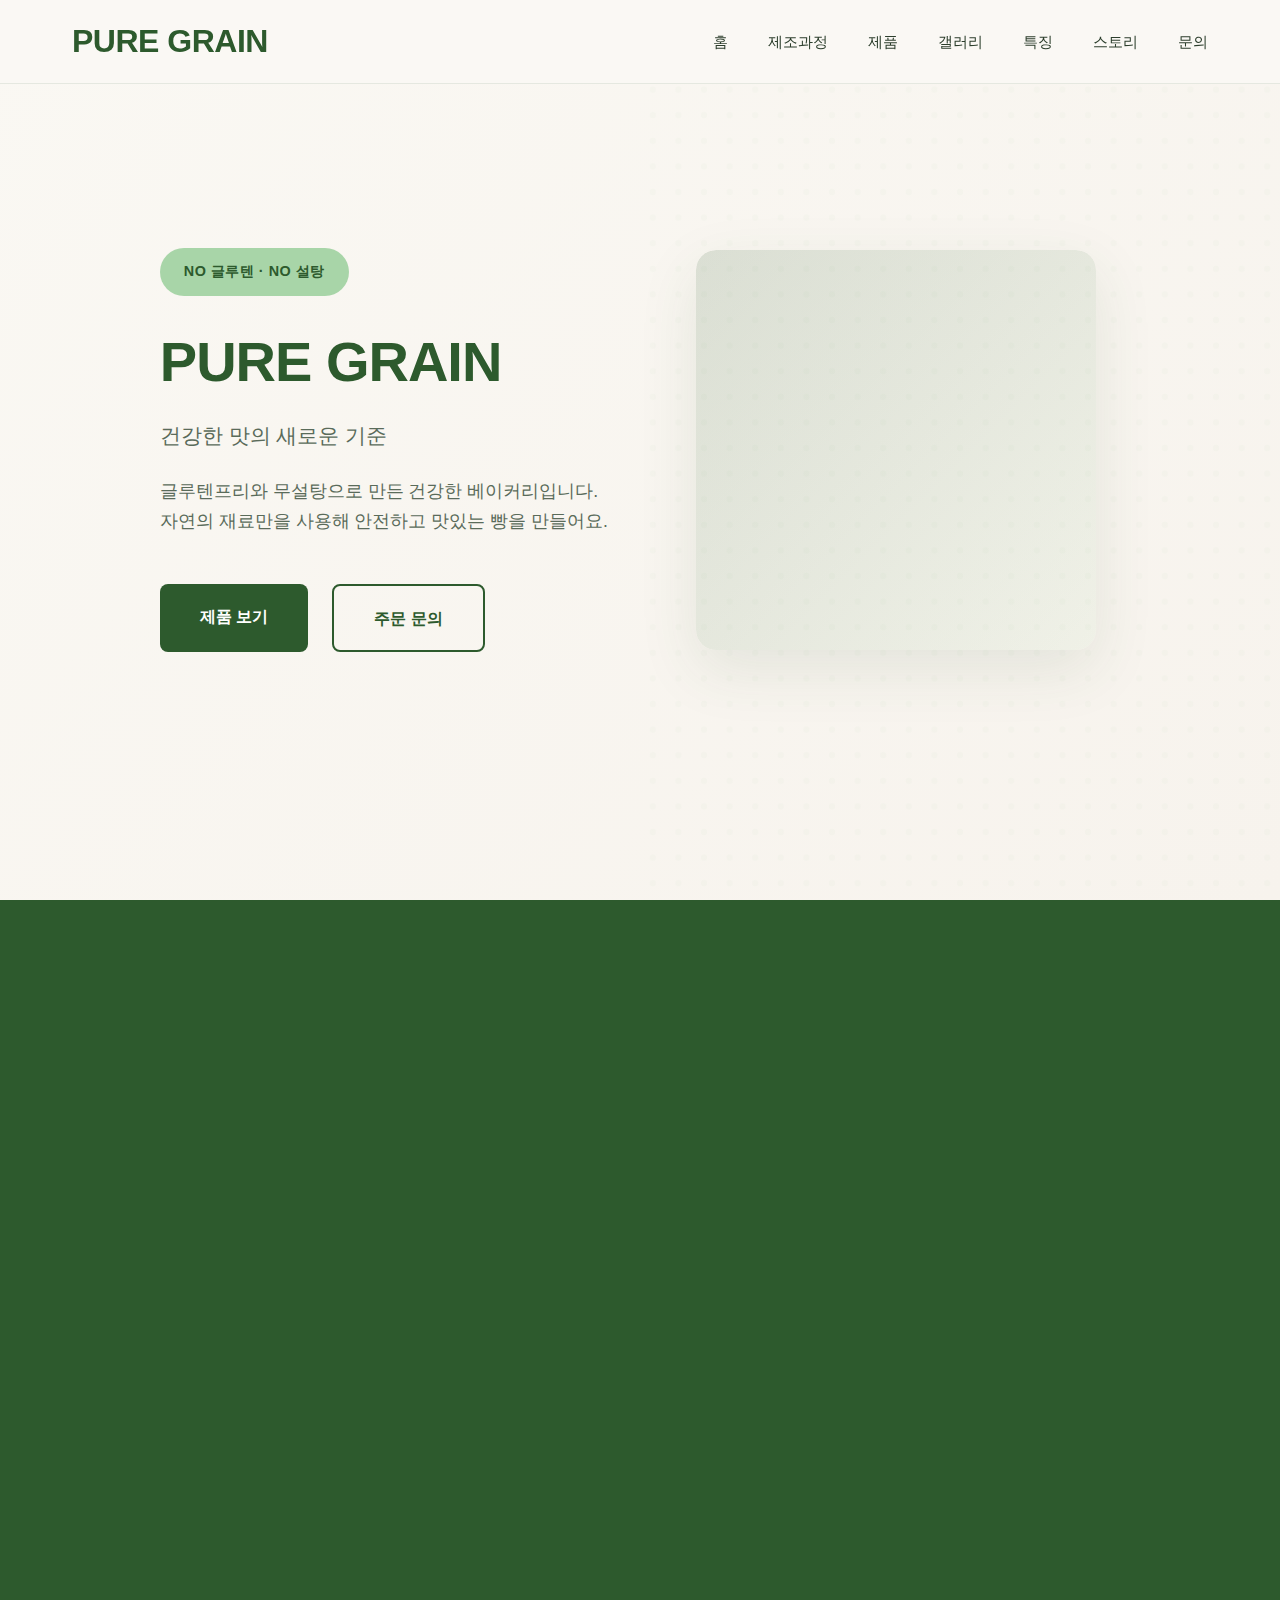
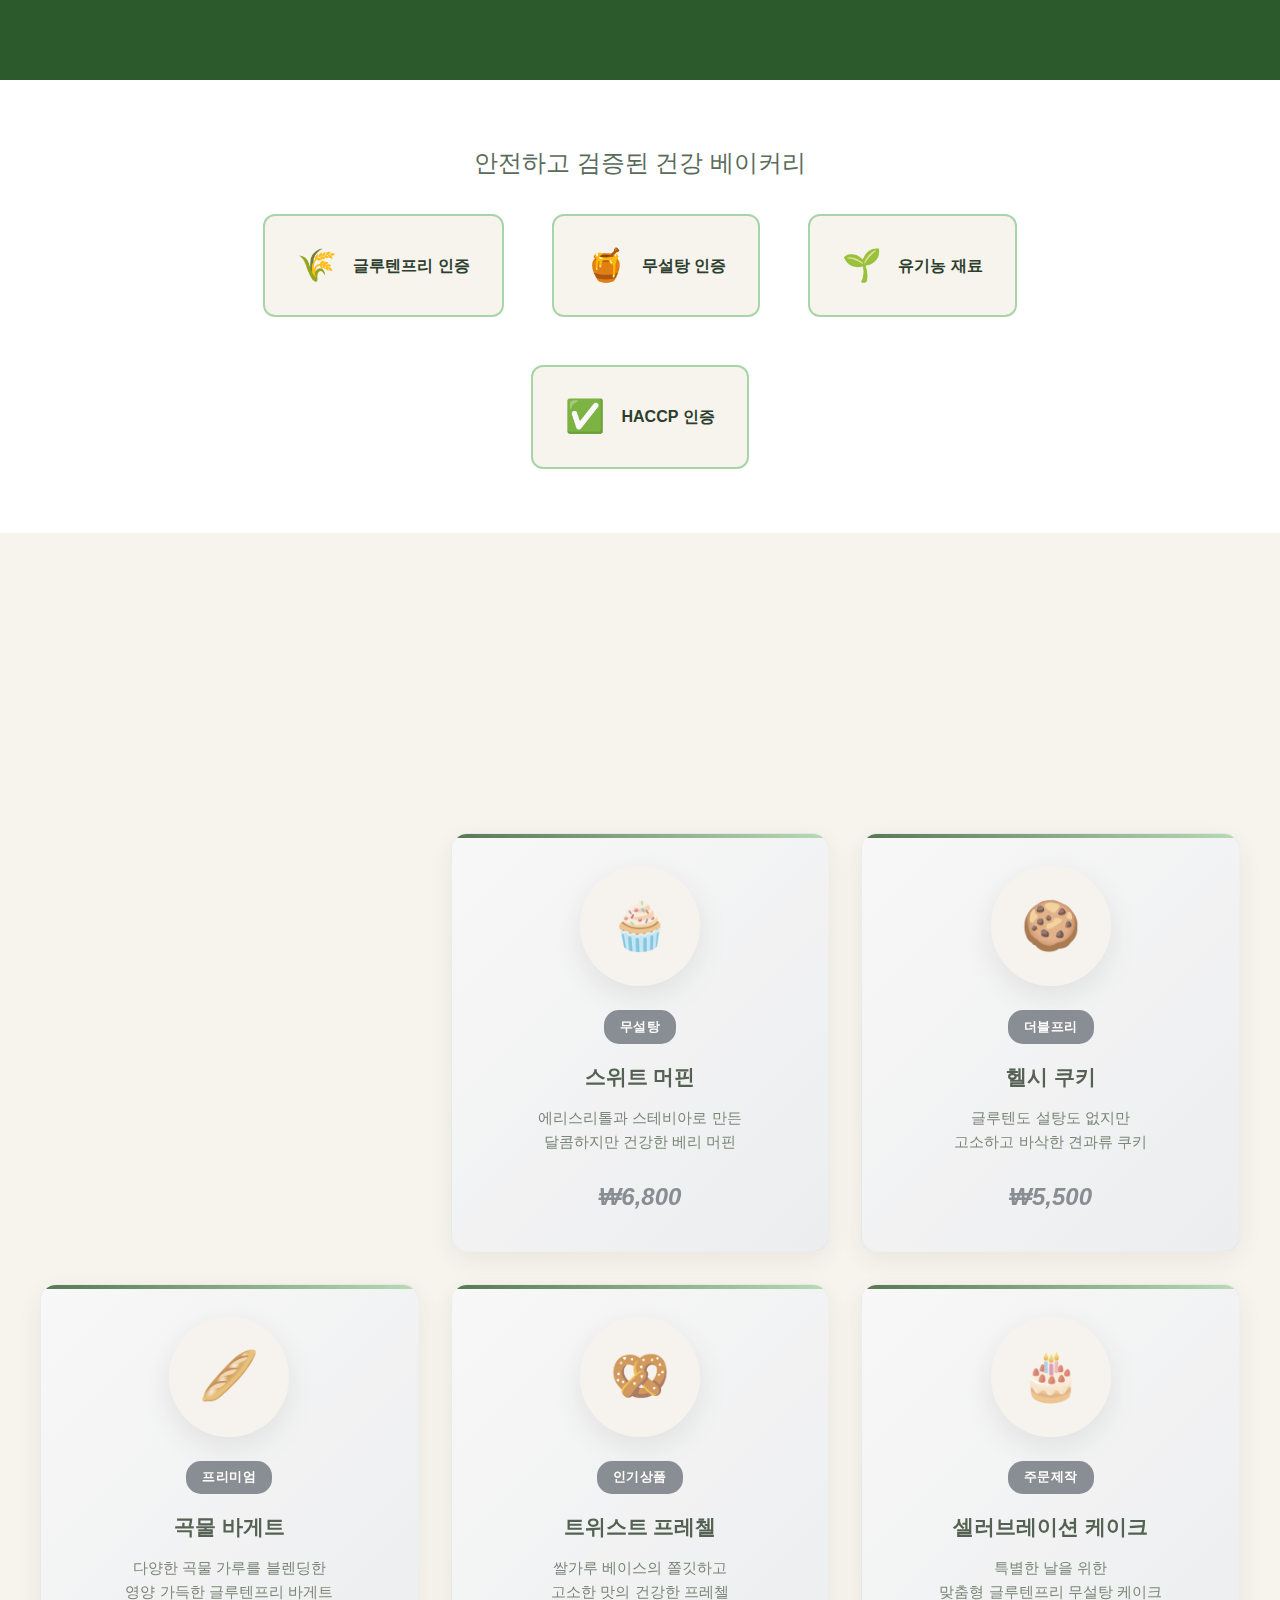
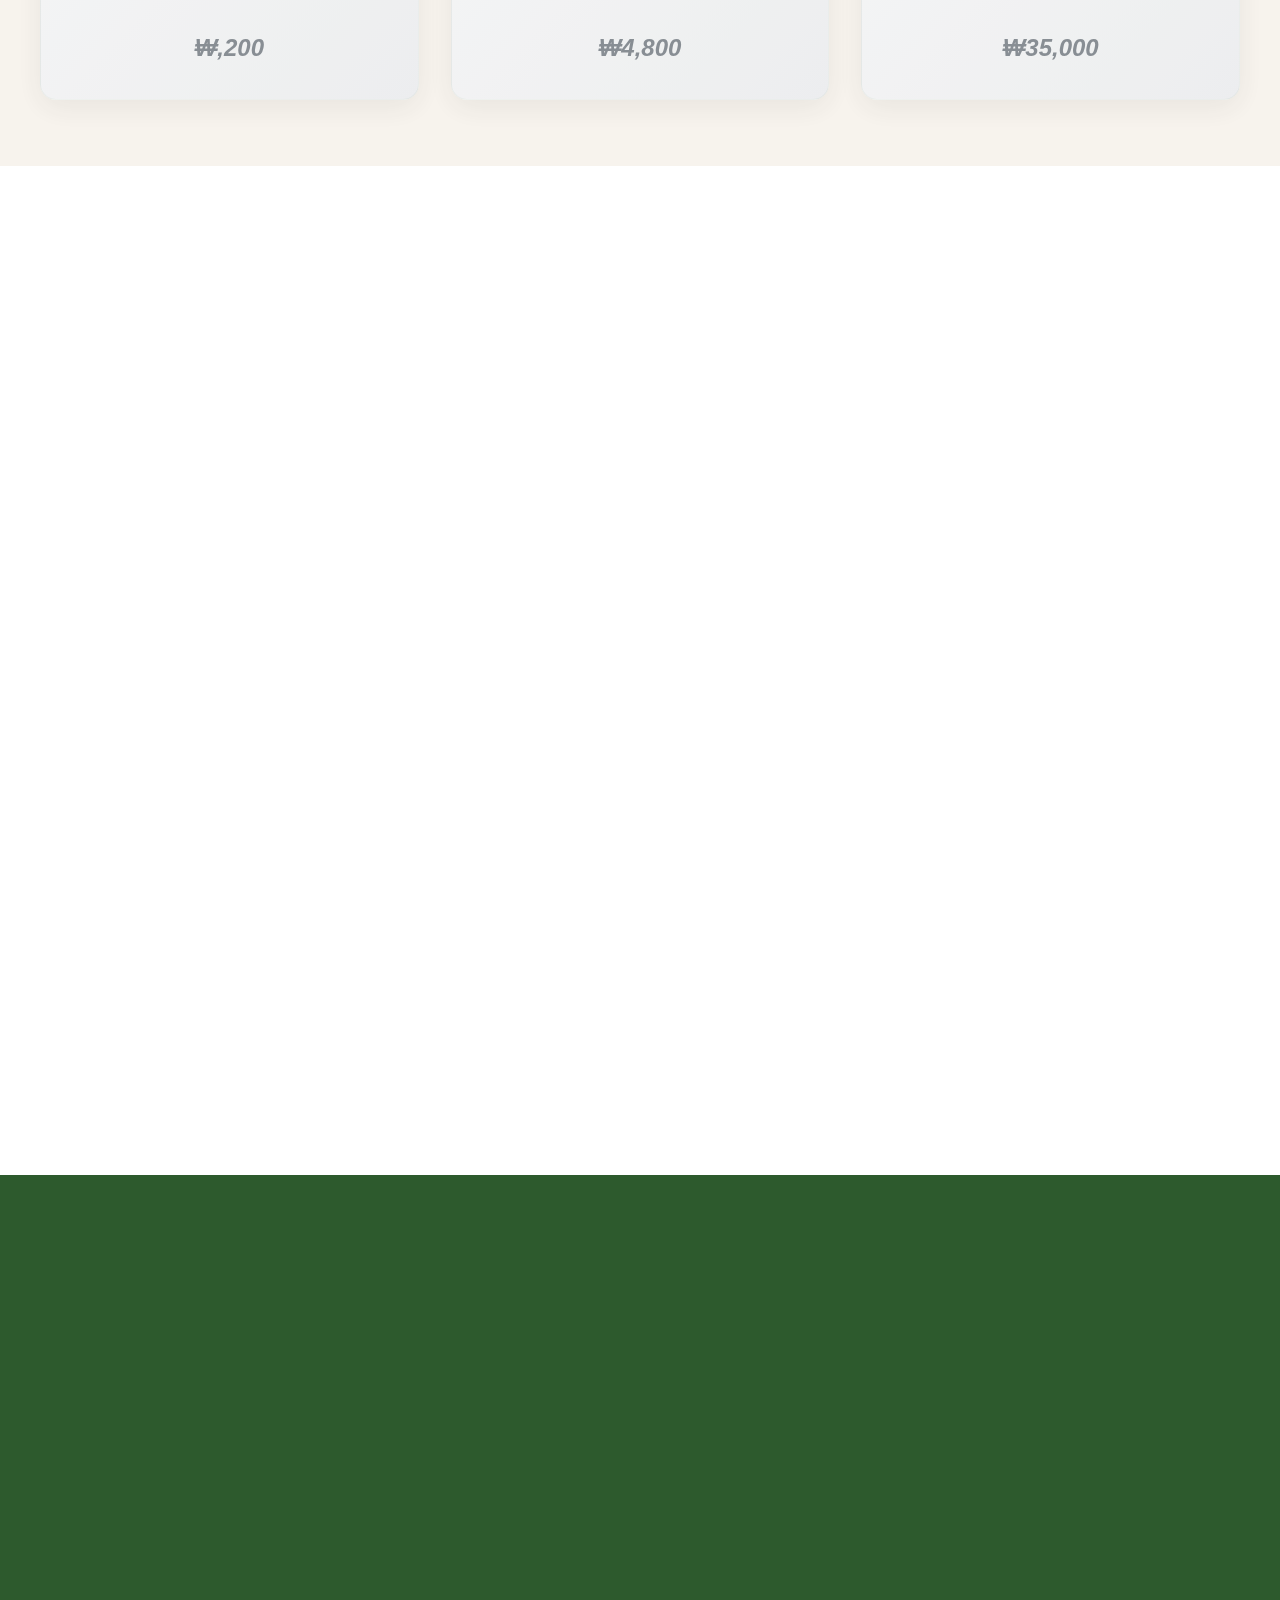
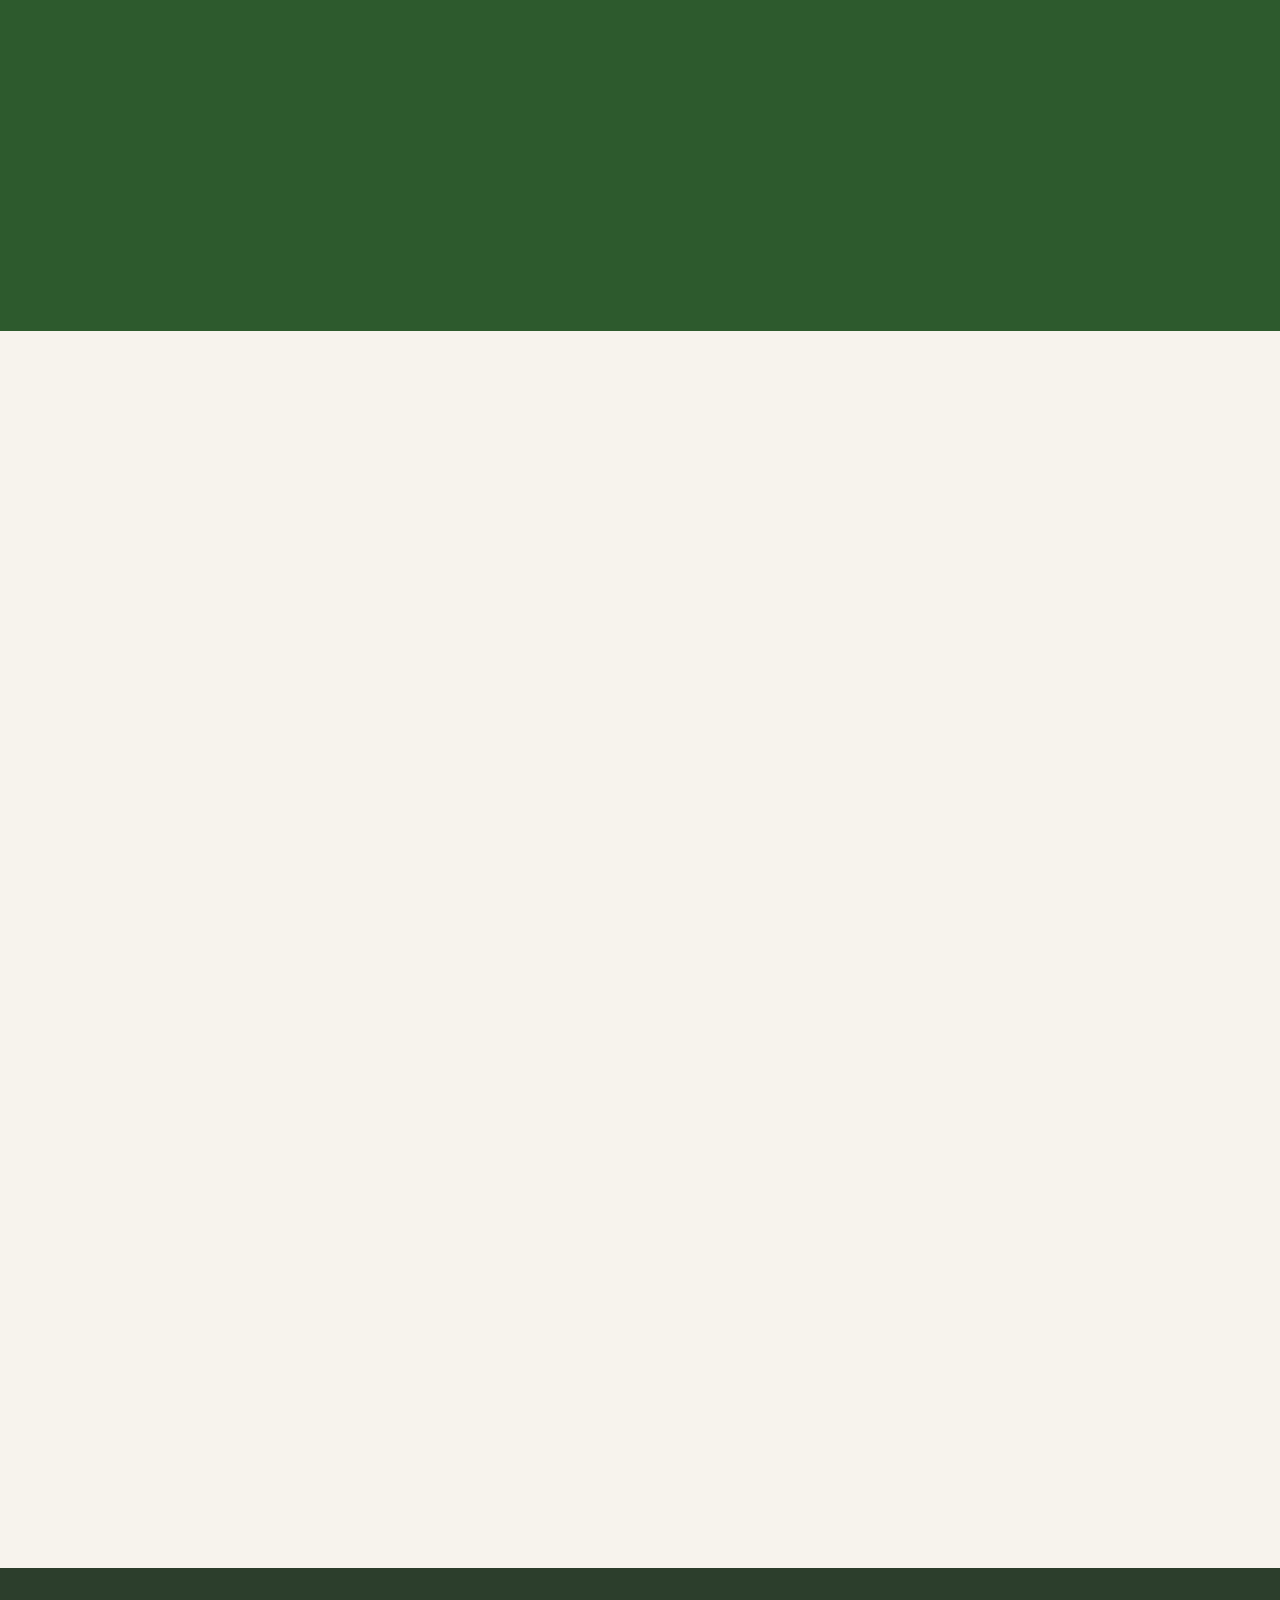
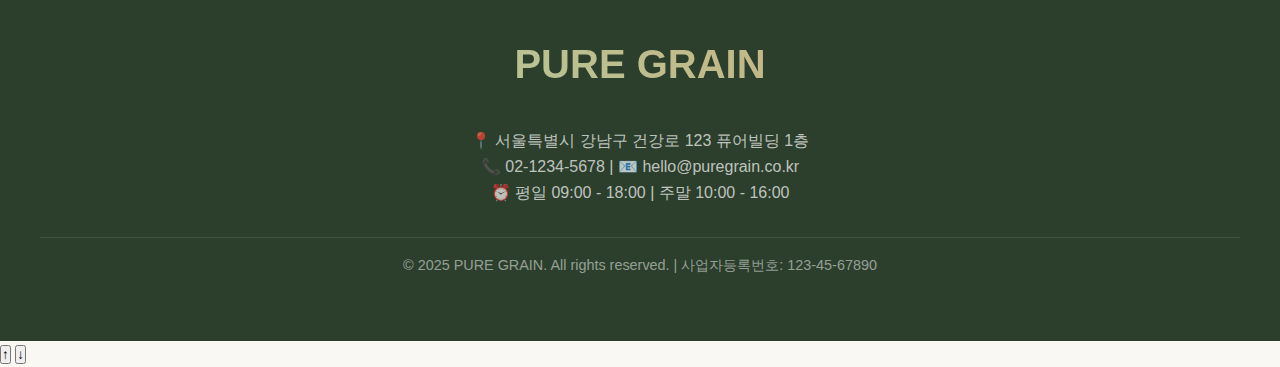
<file: index.html>
<!DOCTYPE html>
<html lang="ko">
<head>
    <meta charset="UTF-8">
    <meta name="viewport" content="width=device-width, initial-scale=1.0">
    <title>PURE GRAIN - 글루텐프리 노슈가 베이커리</title>
    <!-- 외부 CSS 파일 연결 -->
    <link rel="stylesheet" href="style.css">
</head>
<body>
    <!-- 헤더 -->
    <header class="header">
        <nav class="nav">
            <a href="#home" class="logo">PURE GRAIN</a>
            <ul class="nav-menu">
                <li><a href="#home">홈</a></li>
                <li><a href="#process">제조과정</a></li>
                <li><a href="#products">제품</a></li>
                <li><a href="#gallery">갤러리</a></li>
                <li><a href="#features">특징</a></li>
                <li><a href="#story">스토리</a></li>
                <li><a href="#contact">문의</a></li>
            </ul>
        </nav>
    </header>

    <!-- 히어로 섹션 -->
    <section id="home" class="hero">
        <div class="hero-container">
            <div class="hero-content">
                <div class="hero-badge">NO 글루텐 · NO 설탕</div>
                <h1>PURE GRAIN</h1>
                <div class="hero-subtitle">건강한 맛의 새로운 기준</div>
                <p>글루텐프리와 무설탕으로 만든 건강한 베이커리입니다.<br>
                자연의 재료만을 사용해 안전하고 맛있는 빵을 만들어요.</p>
                <div class="cta-container">
                    <a href="#products" class="cta-button">제품 보기</a>
                    <a href="#contact" class="cta-button cta-secondary">주문 문의</a>
                </div>
            </div>
            <div class="hero-image">
                <div class="hero-visual"></div>
            </div>
        </div>
    </section>

    <!-- 제조 과정 섹션 - 새로 추가 -->
    <section id="process"  class="process">
        <div class="process-container">
            <div class="process-content fade-in">
                <h2>정성스러운<br>수제 제조 과정</h2>
                <p>매일 새벽, 신선한 재료로 시작되는 우리만의 특별한 제조 과정을 소개합니다.</p>
                
                <div class="process-steps">
                    <div class="process-step">
                        <div class="step-number">1</div>
                        <div class="step-text">엄선된 글루텐프리 재료 준비</div>
                    </div>
                    <div class="process-step">
                        <div class="step-number">2</div>
                        <div class="step-text">천연 감미료로 반죽 제조</div>
                    </div>
                    <div class="process-step">
                        <div class="step-number">3</div>
                        <div class="step-text">정확한 온도와 시간으로 굽기</div>
                    </div>
                    <div class="process-step">
                        <div class="step-number">4</div>
                        <div class="step-text">품질 검사 후 포장 완료</div>
                    </div>
                </div>
            </div>
            <div class="process-image fade-in"></div>
        </div>
    </section>

    <!-- 인증 섹션 -->
    <section class="certifications">
        <div class="cert-container">
            <h2 class="cert-title">안전하고 검증된 건강 베이커리</h2>
            <div class="cert-badges">
                <div class="cert-badge">
                    <div class="cert-icon">🌾</div>
                    <div class="cert-text">글루텐프리 인증</div>
                </div>
                <div class="cert-badge">
                    <div class="cert-icon">🍯</div>
                    <div class="cert-text">무설탕 인증</div>
                </div>
                <div class="cert-badge">
                    <div class="cert-icon">🌱</div>
                    <div class="cert-text">유기농 재료</div>
                </div>
                <div class="cert-badge">
                    <div class="cert-icon">✅</div>
                    <div class="cert-text">HACCP 인증</div>
                </div>
            </div>
        </div>
    </section>

    <!-- 제품 섹션 -->
    <section id="products" class="products">
        <div class="container">
            <div class="section-header fade-in">
                <h2 class="section-title">건강한 베이커리</h2>
                <p class="section-subtitle">매일 신선하게 만드는 글루텐프리 · 무설탕 제품들</p>
            </div>
            
            <div class="product-grid">
                <div class="product-card fade-in">
                    <div class="product-image">🍞</div>
                    <div class="product-badge">글루텐프리</div>
                    <h3 class="product-name">퓨어 식빵</h3>
                    <p class="product-description">아몬드 가루와 쌀가루로 만든<br>부드럽고 촉촉한 글루텐프리 식빵</p>
                    <div class="product-price">₩8,500</div>
                </div>
                
                <div class="product-card fade-in">
                    <div class="product-image">🧁</div>
                    <div class="product-badge">무설탕</div>
                    <h3 class="product-name">스위트 머핀</h3>
                    <p class="product-description">에리스리톨과 스테비아로 만든<br>달콤하지만 건강한 베리 머핀</p>
                    <div class="product-price">₩6,800</div>
                </div>
                
                <div class="product-card fade-in">
                    <div class="product-image">🍪</div>
                    <div class="product-badge">더블프리</div>
                    <h3 class="product-name">헬시 쿠키</h3>
                    <p class="product-description">글루텐도 설탕도 없지만<br>고소하고 바삭한 견과류 쿠키</p>
                    <div class="product-price">₩5,500</div>
                </div>
                
                <div class="product-card fade-in">
                    <div class="product-image">🥖</div>
                    <div class="product-badge">프리미엄</div>
                    <h3 class="product-name">곡물 바게트</h3>
                    <p class="product-description">다양한 곡물 가루를 블렌딩한<br>영양 가득한 글루텐프리 바게트</p>
                    <div class="product-price">₹,200</div>
                </div>
                
                <div class="product-card fade-in">
                    <div class="product-image">🥨</div>
                    <div class="product-badge">인기상품</div>
                    <h3 class="product-name">트위스트 프레첼</h3>
                    <p class="product-description">쌀가루 베이스의 쫄깃하고<br>고소한 맛의 건강한 프레첼</p>
                    <div class="product-price">₩4,800</div>
                </div>
                
                <div class="product-card fade-in">
                    <div class="product-image">🎂</div>
                    <div class="product-badge">주문제작</div>
                    <h3 class="product-name">셀러브레이션 케이크</h3>
                    <p class="product-description">특별한 날을 위한<br>맞춤형 글루텐프리 무설탕 케이크</p>
                    <div class="product-price">₩35,000</div>
                </div>
            </div>
        </div>
    </section>

    <!-- 특징 섹션 -->
    <section id="features" class="features">
        <div class="container">
            <div class="section-header fade-in">
                <h2 class="section-title">PURE GRAIN만의 특별함</h2>
                <p class="section-subtitle">건강과 맛, 두 마리 토끼를 모두 잡은 베이커리</p>
            </div>
            
            <div class="features-grid">
                <div class="feature-item fade-in">
                    <div class="feature-icon">🌾</div>
                    <h3 class="feature-title">100% 글루텐프리</h3>
                    <p class="feature-description">밀가루 대신 아몬드가루, 쌀가루, 코코넛가루 등 안전한 대체 재료만 사용합니다.</p>
                </div>
                
                <div class="feature-item fade-in">
                    <div class="feature-icon">🍯</div>
                    <h3 class="feature-title">천연 감미료</h3>
                    <p class="feature-description">설탕 대신 에리스리톨, 스테비아, 알룰로스 등 천연 감미료로 건강하게 달콤함을 만듭니다.</p>
                </div>
                
                <div class="feature-item fade-in">
                    <div class="feature-icon">🌱</div>
                    <h3 class="feature-title">유기농 재료</h3>
                    <p class="feature-description">엄선된 유기농 재료만을 사용하여 더욱 안전하고 영양가 높은 빵을 만듭니다.</p>
                </div>
                
                <div class="feature-item fade-in">
                    <div class="feature-icon">❤️</div>
                    <h3 class="feature-title">매일 신선제조</h3>
                    <p class="feature-description">주문 즉시 신선하게 구워 최상의 맛과 품질을 보장합니다.</p>
                </div>
            </div>
        </div>
    </section>

    <!-- 스토리 섹션 -->
    <section id="story" class="story">
        <div class="story-container">
            <div class="story-content fade-in">
                <h2>건강한 빵을 향한<br>진심 어린 여정</h2>
                <p>글루텐 알레르기를 가진 가족을 위해 시작된 작은 베이커리가 이제는 많은 사람들의 건강한 식탁을 책임지고 있습니다.</p>
                <p>순수한 재료만을 고집하며, 맛과 건강 모두를 만족시키는 베이커리를 만들어가고 있습니다.</p>
                
                <div class="story-stats">
                    <div class="stat-item">
                        <span class="stat-number">100%</span>
                        <div class="stat-label">글루텐프리 인증</div>
                    </div>
                    <div class="stat-item">
                        <span class="stat-number">0g</span>
                        <div class="stat-label">설탕 사용량</div>
                    </div>
                    <div class="stat-item">
                        <span class="stat-number">5000+</span>
                        <div class="stat-label">만족한 고객</div>
                    </div>
                    <div class="stat-item">
                        <span class="stat-number">3년</span>
                        <div class="stat-label">무사고 운영</div>
                    </div>
                </div>
            </div>
            <div class="story-image fade-in">
            </div>
        </div>
    </section>

    <!-- 연락처 섹션 -->
    <section id="contact" class="contact">
        <div class="contact-container">
            <div class="section-header fade-in">
                <h2 class="section-title">문의하기</h2>
                <p class="section-subtitle">건강한 빵에 대한 궁금한 점이나 주문 문의를 남겨주세요</p>
            </div>
            
            <form class="contact-form fade-in">
                <div class="form-group">
                    <label for="name">이름</label>
                    <input type="text" id="name" name="name" placeholder="이름을 입력해주세요" required>
                </div>
                
                <div class="form-group">
                    <label for="email">이메일</label>
                    <input type="email" id="email" name="email" placeholder="이메일을 입력해주세요" required>
                </div>
                
                <div class="form-group">
                    <label for="phone">연락처</label>
                    <input type="tel" id="phone" name="phone" placeholder="연락처를 입력해주세요">
                </div>
                
                <div class="form-group">
                    <label for="message">문의 내용</label>
                    <textarea id="message" name="message" rows="5" placeholder="문의하실 내용을 자세히 적어주세요" required></textarea>
                </div>
                
                <button type="submit" class="submit-btn">문의 보내기</button>
            </form>
        </div>
    </section>

    <!-- 푸터 -->
    <footer class="footer">
        <div class="footer-content">
            <div class="footer-logo">PURE GRAIN</div>
            <div class="footer-info">
                <p>📍 서울특별시 강남구 건강로 123 퓨어빌딩 1층</p>
                <p>📞 02-1234-5678 | 📧 hello@puregrain.co.kr</p>
                <p>⏰ 평일 09:00 - 18:00 | 주말 10:00 - 16:00</p>
            </div>
            <div class="footer-bottom">
                <p>&copy; 2025 PURE GRAIN. All rights reserved. | 사업자등록번호: 123-45-67890</p>
            </div>
        </div>
    </footer>
    <!-- 스크롤 버튼들 -->
    <div class="scroll-buttons">
        <button class="scroll-btn scroll-top" id="scrollTop" title="맨 위로">
            ↑
        </button>
        <button class="scroll-btn scroll-down" id="scrollDown" title="아래로">
            ↓
        </button>
    </div>
    <script>
        // 스크롤 애니메이션
        const observerOptions = {
            threshold: 0.1,
            rootMargin: '0px 0px -50px 0px'
        };

        const observer = new IntersectionObserver((entries) => {
            entries.forEach(entry => {
                if (entry.isIntersecting) {
                    entry.target.classList.add('visible');
                }
            });
        }, observerOptions);

        // 애니메이션 대상 요소들 관찰
        document.querySelectorAll('.fade-in').forEach(el => {
            observer.observe(el);
        });

        // 헤더 스크롤 효과
        window.addEventListener('scroll', () => {
            const header = document.querySelector('.header');
            if (window.scrollY > 100) {
                header.style.background = 'rgba(250, 248, 243, 0.98)';
                header.style.boxShadow = '0 2px 20px rgba(0,0,0,0.1)';
            } else {
                header.style.background = 'rgba(250, 248, 243, 0.95)';
                header.style.boxShadow = 'none';
            }
        });

        // 부드러운 스크롤
        document.querySelectorAll('a[href^="#"]').forEach(anchor => {
            anchor.addEventListener('click', function (e) {
                e.preventDefault();
                const target = document.querySelector(this.getAttribute('href'));
                if (target) {
                    const headerHeight = document.querySelector('.header').offsetHeight;
                    const targetPosition = target.offsetTop - headerHeight- 20; // 20px 여유 공간 추가;
                    
                    window.scrollTo({
                        top: targetPosition,
                        behavior: 'smooth'
                    });
                }
            });
        });

        // 제품 카드 호버 효과 (호버 기능 제거하고 단순화)
        const productCards = document.querySelectorAll('.product-card');
        productCards.forEach(card => {
            card.addEventListener('mouseenter', () => {
                card.style.transform = 'translateY(-12px) scale(1.02)';
            });
            
            card.addEventListener('mouseleave', () => {
                card.style.transform = 'translateY(0) scale(1)';
            });
        });

        // 갤러리 아이템 클릭 효과
        const galleryItems = document.querySelectorAll('.gallery-item');
        galleryItems.forEach((item, index) => {
            item.addEventListener('click', () => {
                // 클릭 시 확대 효과
                item.style.transform = 'scale(1.05)';
                setTimeout(() => {
                    item.style.transform = 'scale(1)';
                }, 200);
                
                // 클릭 시 간단한 알림 (실제로는 모달이나 상세페이지로 연결)
                const overlay = item.querySelector('.gallery-overlay h3');
                const productName = overlay ? overlay.textContent : `갤러리 아이템 ${index + 1}`;
                alert(`${productName}에 대한 더 자세한 정보를 보여드릴게요!`);
            });
        });

        // 폼 제출 처리
        document.querySelector('.contact-form').addEventListener('submit', (e) => {
            e.preventDefault();
            
            const submitBtn = document.querySelector('.submit-btn');
            const originalText = submitBtn.textContent;
            
            // 로딩 상태
            submitBtn.textContent = '전송 중...';
            submitBtn.style.background = '#6b8e6b';
            submitBtn.disabled = true;
            
            // 성공 시뮬레이션
            setTimeout(() => {
                submitBtn.textContent = '전송 완료! ✓';
                submitBtn.style.background = '#2d5a2d';
                
                // 2초 후 원래 상태로 복원
                setTimeout(() => {
                    submitBtn.textContent = originalText;
                    submitBtn.style.background = '';
                    submitBtn.disabled = false;
                    
                    // 폼 초기화
                    document.querySelector('.contact-form').reset();
                    
                    // 성공 메시지
                    alert('문의가 성공적으로 전송되었습니다. 빠른 시일 내에 답변드리겠습니다.');
                }, 2000);
            }, 1500);
        });

        // 제품 가격에 원화 포맷 적용
        document.querySelectorAll('.product-price').forEach(price => {
            const text = price.textContent;
            if (text.includes('₹')) {
                price.textContent = text.replace('₹', '₩');
            }
        });

        // 통계 숫자 카운트업 애니메이션
        function animateNumbers() {
            const stats = document.querySelectorAll('.stat-number');
            
            stats.forEach(stat => {
                const target = stat.textContent;
                const isPercentage = target.includes('%');
                const isWeight = target.includes('g');
                const isPlus = target.includes('+');
                const isYear = target.includes('년');
                
                let finalNumber;
                if (isPercentage) {
                    finalNumber = parseInt(target);
                } else if (isWeight) {
                    finalNumber = 0;
                } else if (isPlus) {
                    finalNumber = parseInt(target);
                } else if (isYear) {
                    finalNumber = parseInt(target);
                } else {
                    finalNumber = parseInt(target);
                }
                
                let current = 0;
                const increment = finalNumber / 50;
                const timer = setInterval(() => {
                    current += increment;
                    if (current >= finalNumber) {
                        current = finalNumber;
                        clearInterval(timer);
                    }
                    
                    let displayValue = Math.floor(current);
                    if (isPercentage) {
                        stat.textContent = displayValue + '%';
                    } else if (isWeight) {
                        stat.textContent = '0g';
                    } else if (isPlus) {
                        stat.textContent = displayValue + '+';
                    } else if (isYear) {
                        stat.textContent = displayValue + '년';
                    } else {
                        stat.textContent = displayValue;
                    }
                }, 50);
            });
        }

        // 스토리 섹션이 보일 때 숫자 애니메이션 실행
        const storySection = document.querySelector('.story');
        let animationTriggered = false;

        const storyObserver = new IntersectionObserver((entries) => {
            entries.forEach(entry => {
                if (entry.isIntersecting && !animationTriggered) {
                    animateNumbers();
                    animationTriggered = true;
                }
            });
        }, { threshold: 0.5 });

        storyObserver.observe(storySection);
        // 스크롤 버튼 기능
        const scrollTopBtn = document.getElementById('scrollTop');
        const scrollDownBtn = document.getElementById('scrollDown');

        window.addEventListener('scroll', () => {
            const scrollY = window.scrollY;
            const windowHeight = window.innerHeight;
            const documentHeight = document.documentElement.scrollHeight;

            if (scrollY > windowHeight / 2) {
                scrollTopBtn.classList.add('show');
            } else {
                scrollTopBtn.classList.remove('show');
            }

            if (scrollY + windowHeight < documentHeight - 100) {
                scrollDownBtn.classList.add('show');
            } else {
                scrollDownBtn.classList.remove('show');
            }
        });

        scrollTopBtn.addEventListener('click', () => {
            window.scrollTo({ top: 0, behavior: 'smooth' });
        });

        scrollDownBtn.addEventListener('click', () => {
            const sections = document.querySelectorAll('section');
            let nextSection = null;
            for (let section of sections) {
                if (section.offsetTop > window.scrollY + 100) {
                    nextSection = section;
                    break;
                }
            }
            if (nextSection) {
                window.scrollTo({ top: nextSection.offsetTop - 80, behavior: 'smooth' });
            } else {
                window.scrollTo({ top: document.documentElement.scrollHeight, behavior: 'smooth' });
            }
        });
    </script>
</body>
</html>
</file>
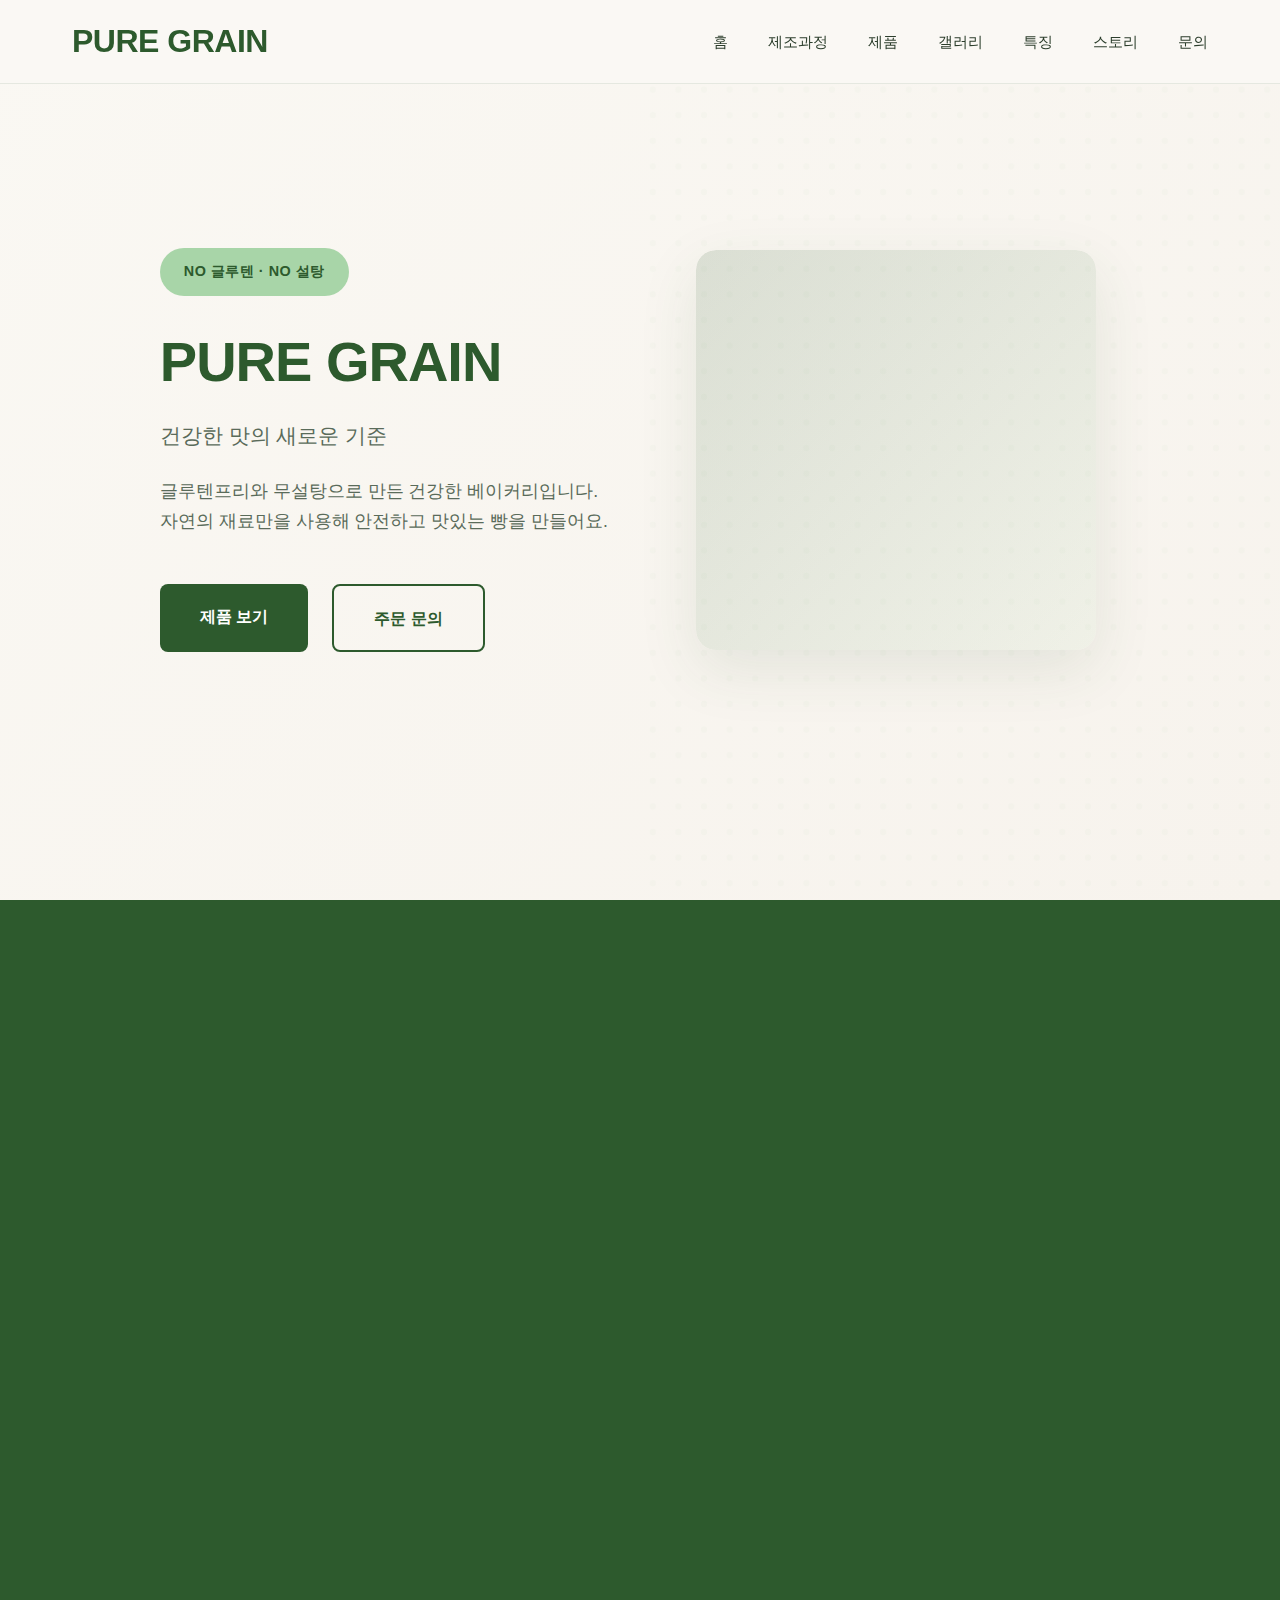
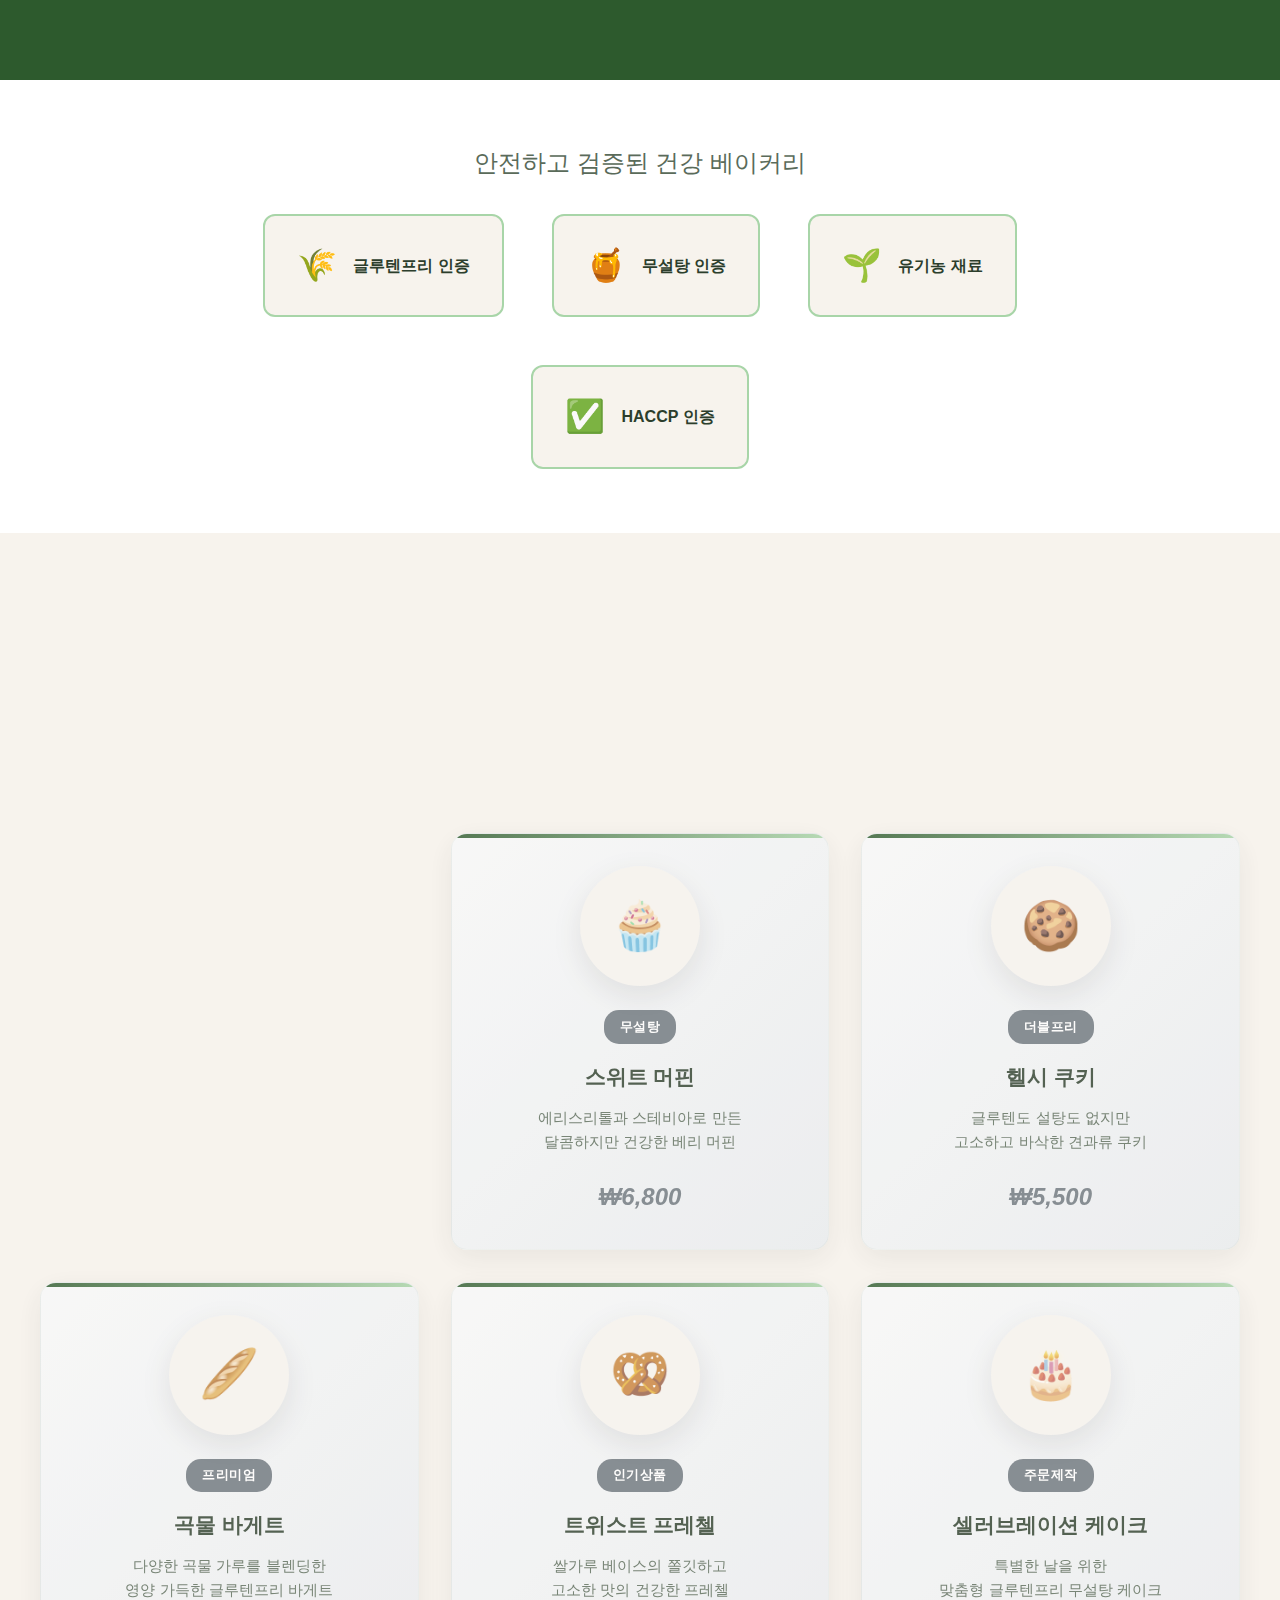
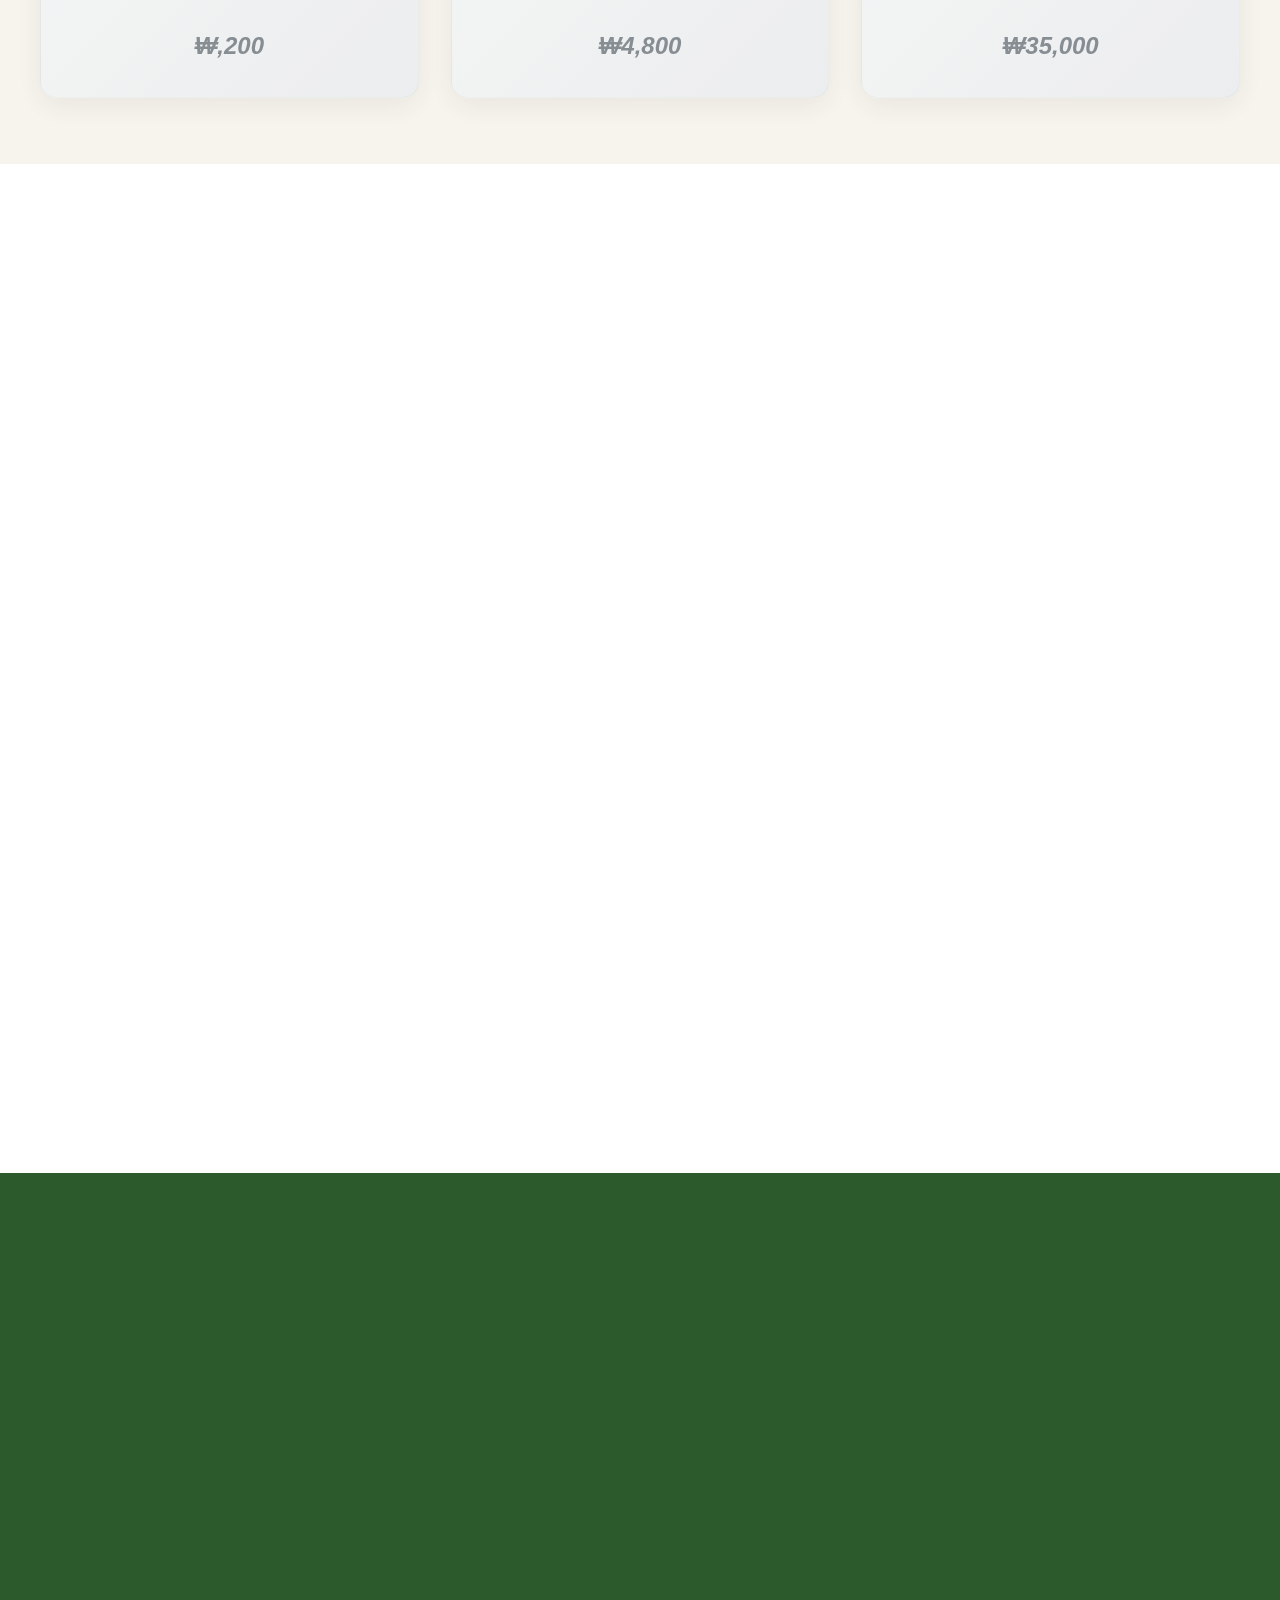
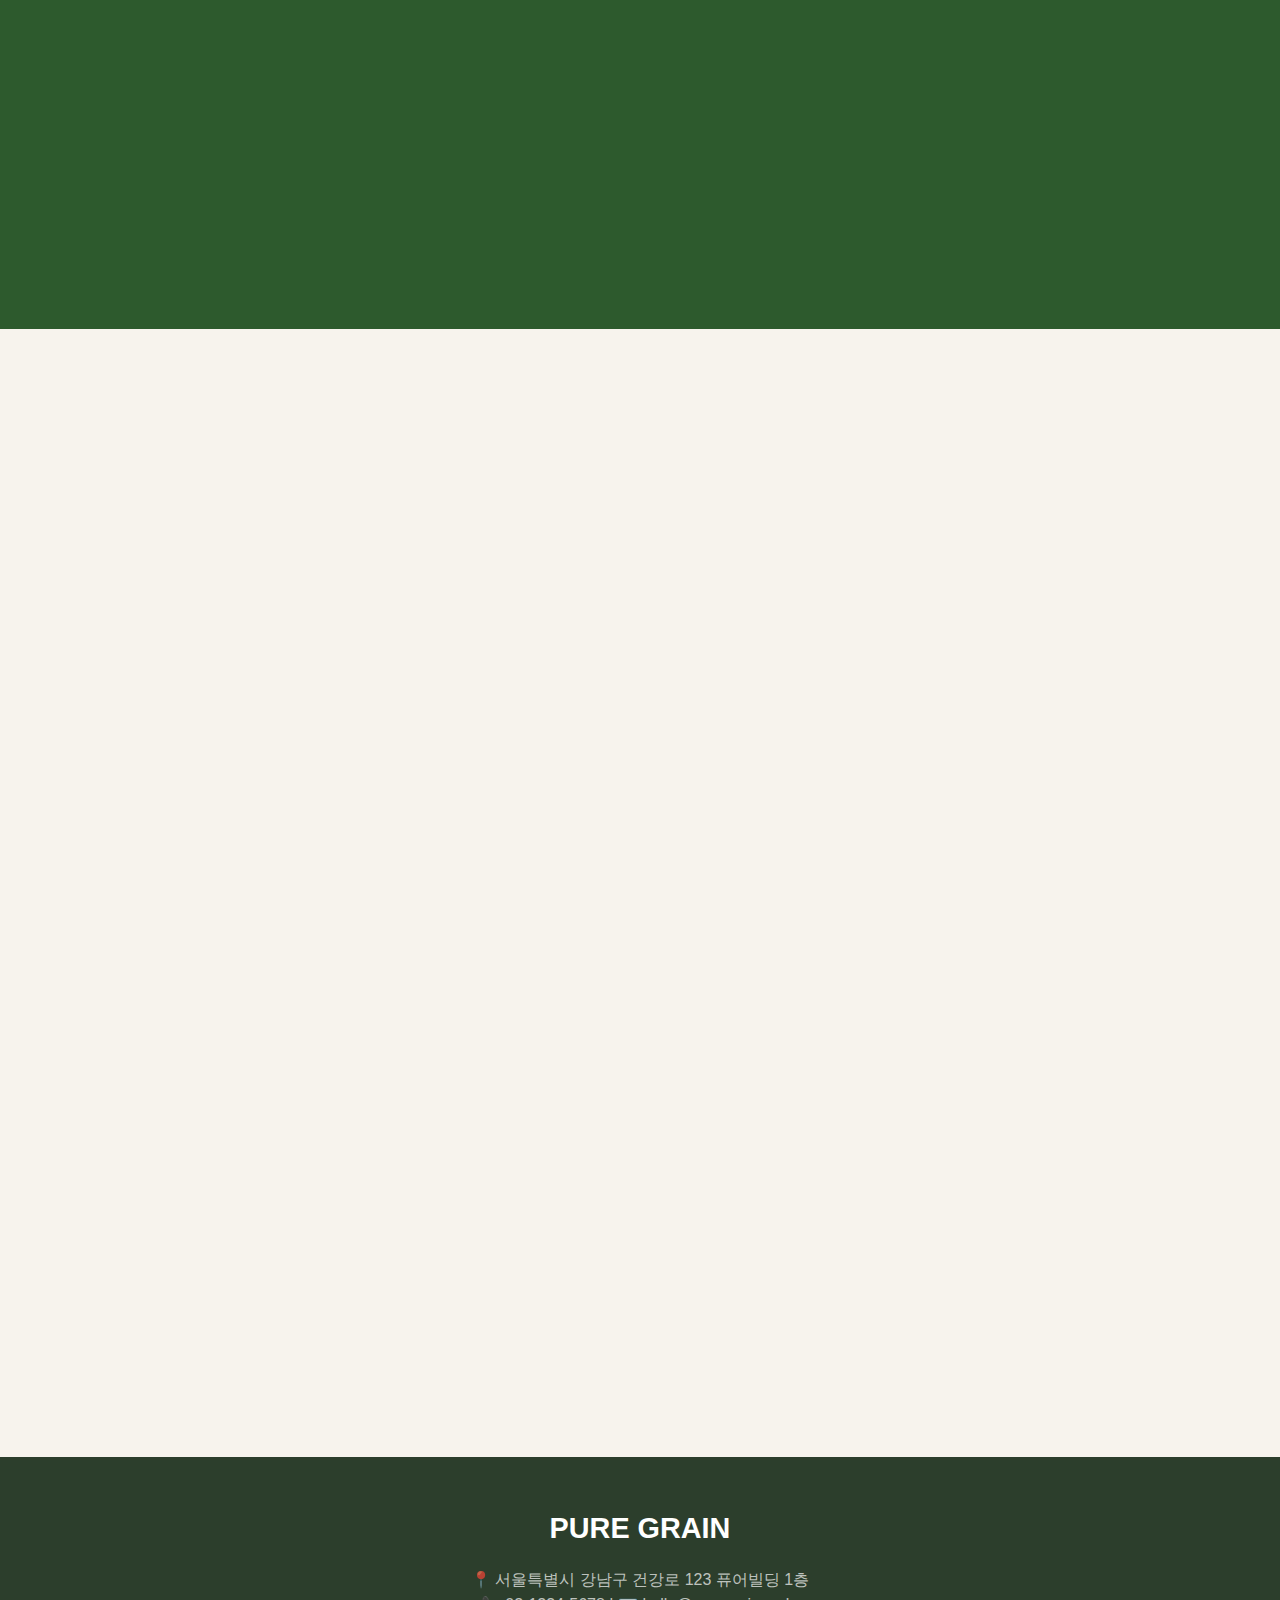
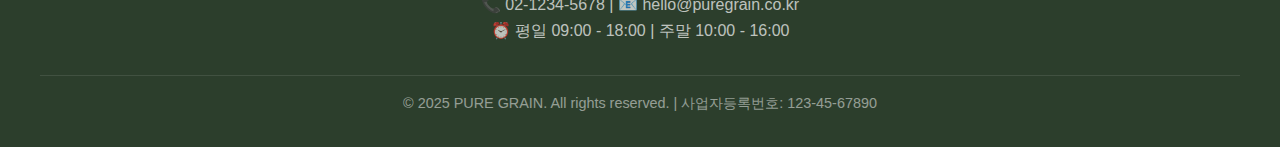
<file: index.html.html>
<!DOCTYPE html>
<html lang="ko">
<head>
    <meta charset="UTF-8">
    <meta name="viewport" content="width=device-width, initial-scale=1.0">
    <title>PURE GRAIN - 글루텐프리 노슈가 베이커리</title>
    <style>
        * {
            margin: 0;
            padding: 0;
            box-sizing: border-box;
        }

        :root {
            --primary-green: #2d5a2d;
            --soft-green: #6b8e6b;
            --mint-accent: #a8d5a8;
            --warm-beige: #f7f3ed;
            --cream-white: #faf8f3;
            --earth-brown: #8b7355;
            --sage-muted: #9bb09b;
            --text-dark: #2c3e2c;
            --text-light: #5a6b5a;
            --accent-orange: #d4a574;
            --soft-shadow: rgba(45, 90, 45, 0.1);
        }

        body {
            font-family: -apple-system, BlinkMacSystemFont, 'Segoe UI', Roboto, 'Helvetica Neue', Arial, 'Noto Sans', sans-serif, 'Apple Color Emoji', 'Segoe UI Emoji', 'Segoe UI Symbol', 'Noto Color Emoji';
            background: var(--cream-white);
            color: var(--text-dark);
            line-height: 1.6;
            overflow-x: hidden;
        }

        /* 공통 애니메이션 */
        @keyframes fadeInUp {
            from {
                opacity: 0;
                transform: translateY(30px);
            }
            to {
                opacity: 1;
                transform: translateY(0);
            }
        }

        @keyframes gentleFloat {
            0%, 100% { transform: translateY(0px); }
            50% { transform: translateY(-8px); }
        }

        @keyframes slideInLeft {
            from {
                opacity: 0;
                transform: translateX(-30px);
            }
            to {
                opacity: 1;
                transform: translateX(0);
            }
        }

        /* 헤더 */
        .header {
            position: fixed;
            top: 0;
            width: 100%;
            background: rgba(250, 248, 243, 0.95);
            backdrop-filter: blur(10px);
            z-index: 1000;
            padding: 1rem 0;
            border-bottom: 1px solid rgba(45, 90, 45, 0.1);
            transition: all 0.3s ease;
        }

        .nav {
            max-width: 1200px;
            margin: 0 auto;
            display: flex;
            justify-content: space-between;
            align-items: center;
            padding: 0 2rem;
        }

        .logo {
            font-size: 2rem;
            font-weight: 700;
            color: var(--primary-green);
            text-decoration: none;
            letter-spacing: -0.5px;
        }

        .nav-menu {
            display: flex;
            list-style: none;
            gap: 2.5rem;
        }

        .nav-menu a {
            text-decoration: none;
            color: var(--text-dark);
            font-weight: 500;
            font-size: 0.95rem;
            transition: all 0.3s ease;
            position: relative;
            padding: 0.5rem 0;
        }

        .nav-menu a:hover {
            color: var(--primary-green);
        }

        .nav-menu a::after {
            content: '';
            position: absolute;
            width: 0;
            height: 2px;
            bottom: 0;
            left: 0;
            background: var(--primary-green);
            transition: width 0.3s ease;
        }

        .nav-menu a:hover::after {
            width: 100%;
        }

        /* 히어로 섹션 */
        .hero {
            min-height: 100vh;
            background: linear-gradient(135deg, var(--cream-white) 0%, var(--warm-beige) 100%);
            display: flex;
            align-items: center;
            position: relative;
            overflow: hidden;
        }

        .hero::before {
            content: '';
            position: absolute;
            top: 0;
            right: 0;
            width: 50%;
            height: 100%;
            background: url('data:image/svg+xml,<svg xmlns="http://www.w3.org/2000/svg" viewBox="0 0 100 100"><defs><pattern id="grain" patternUnits="userSpaceOnUse" width="4" height="4"><circle cx="2" cy="2" r="0.5" fill="%23a8d5a8" opacity="0.1"/></pattern></defs><rect width="100" height="100" fill="url(%23grain)"/></svg>');
            opacity: 0.5;
        }

        .hero-container {
            max-width: 1200px;
            margin: 0 auto;
            padding: 0 2rem;
            display: grid;
            grid-template-columns: 1fr 1fr;
            gap: 4rem;
            align-items: center;
        }

        .hero-content {
            z-index: 2;
            animation: slideInLeft 1s ease;
        }

        .hero-badge {
            display: inline-block;
            background: var(--mint-accent);
            color: var(--primary-green);
            padding: 0.8rem 1.5rem;
            border-radius: 25px;
            font-size: 0.9rem;
            font-weight: 600;
            margin-bottom: 2rem;
            letter-spacing: 0.5px;
        }

        .hero h1 {
            font-size: 3.5rem;
            font-weight: 700;
            margin-bottom: 1.5rem;
            color: var(--primary-green);
            line-height: 1.2;
            letter-spacing: -1px;
        }

        .hero-subtitle {
            font-size: 1.3rem;
            margin-bottom: 1.5rem;
            color: var(--text-light);
            font-weight: 400;
        }

        .hero p {
            font-size: 1.1rem;
            margin-bottom: 3rem;
            color: var(--text-light);
            line-height: 1.7;
        }

        .cta-container {
            display: flex;
            gap: 1.5rem;
            flex-wrap: wrap;
        }

        .cta-button {
            background: var(--primary-green);
            color: white;
            padding: 1.2rem 2.5rem;
            border: none;
            border-radius: 8px;
            font-size: 1rem;
            font-weight: 600;
            cursor: pointer;
            transition: all 0.3s ease;
            text-decoration: none;
            display: inline-block;
        }

        .cta-button:hover {
            background: var(--soft-green);
            transform: translateY(-2px);
            box-shadow: 0 8px 25px var(--soft-shadow);
        }

        .cta-secondary {
            background: transparent;
            border: 2px solid var(--primary-green);
            color: var(--primary-green);
        }

        .cta-secondary:hover {
            background: var(--primary-green);
            color: white;
        }

        .hero-image {
            position: relative;
            display: flex;
            justify-content: center;
            align-items: center;
        }

        .hero-visual {
            width: 400px;
            height: 400px;
            background: url('https://i.imgur.com/gUpJBfC.jpg') center center/cover no-repeat;
            border-radius: 20px;
            animation: gentleFloat 3s ease-in-out infinite;
            box-shadow: 0 20px 60px var(--soft-shadow);
            position: relative;
            overflow: hidden;
        }

        .hero-visual::after {
            content: '';
            position: absolute;
            top: 0;
            left: 0;
            right: 0;
            bottom: 0;
            background: linear-gradient(135deg, rgba(45, 90, 45, 0.15), rgba(168, 213, 168, 0.1));
            border-radius: 20px;
        }

        /* 인증 섹션 */
        .certifications {
            padding: 4rem 2rem;
            background: white;
            text-align: center;
        }

        .cert-container {
            max-width: 1000px;
            margin: 0 auto;
        }

        .cert-title {
            font-size: 1.5rem;
            color: var(--text-light);
            margin-bottom: 2rem;
            font-weight: 500;
        }

        .cert-badges {
            display: flex;
            justify-content: center;
            gap: 3rem;
            flex-wrap: wrap;
        }

        .cert-badge {
            display: flex;
            align-items: center;
            gap: 1rem;
            padding: 1.5rem 2rem;
            background: var(--warm-beige);
            border-radius: 12px;
            border: 2px solid var(--mint-accent);
        }

        .cert-icon {
            font-size: 2rem;
            color: var(--primary-green);
        }

        .cert-text {
            font-weight: 600;
            color: var(--text-dark);
        }

        /* 제품 섹션 */
        .products {
            padding: 6rem 2rem;
            background: var(--warm-beige);
        }

        .container {
            max-width: 1200px;
            margin: 0 auto;
        }

        .section-header {
            text-align: center;
            margin-bottom: 4rem;
        }

        .section-title {
            font-size: 2.5rem;
            font-weight: 700;
            margin-bottom: 1rem;
            color: var(--primary-green);
        }

        .section-subtitle {
            font-size: 1.2rem;
            color: var(--text-light);
            font-weight: 400;
        }

        .product-grid {
            display: grid;
            grid-template-columns: repeat(auto-fit, minmax(300px, 1fr));
            gap: 2rem;
            margin-top: 3rem;
        }

        .product-card {
            background: white;
            border-radius: 16px;
            padding: 2rem;
            text-align: center;
            box-shadow: 0 8px 30px rgba(0,0,0,0.08);
            transition: all 0.3s ease;
            border: 1px solid rgba(45, 90, 45, 0.05);
            position: relative;
            overflow: hidden;
        }

        .product-card::before {
            content: '';
            position: absolute;
            top: 0;
            left: 0;
            right: 0;
            height: 4px;
            background: linear-gradient(90deg, var(--primary-green), var(--mint-accent));
        }

        .product-card:hover {
            transform: translateY(-8px);
            box-shadow: 0 15px 50px rgba(0,0,0,0.12);
        }

        .product-image {
            width: 120px;
            height: 120px;
            background: var(--warm-beige);
            border-radius: 50%;
            display: flex;
            align-items: center;
            justify-content: center;
            margin: 0 auto 1.5rem;
            font-size: 3rem;
            box-shadow: 0 10px 30px rgba(0,0,0,0.1);
            transition: all 0.3s ease;
        }

        .product-image:hover {
            transform: scale(1.1);
            box-shadow: 0 15px 40px rgba(0,0,0,0.15);
        }

        /* 첫 번째 제품만 실제 사진 */
        .product-card:first-child .product-image {
            background-image: url('https://i.imgur.com/DiRGSWj.jpg');
            background-size: cover;
            background-position: center;
            position: relative;
        }

        .product-card:first-child .product-image::after {
            content: '';
            position: absolute;
            top: 0;
            left: 0;
            right: 0;
            bottom: 0;
            background: linear-gradient(135deg, rgba(45, 90, 45, 0.1), rgba(168, 213, 168, 0.05));
            border-radius: 50%;
        }

        /* 첫 번째 제품에 특별 표시 */
        .product-card:first-child {
            border: 2px solid var(--sunset-orange);
            position: relative;
        }

        .product-card:first-child::after {
            content: 'NOW AVAILABLE';
            position: absolute;
            top: -10px;
            right: -10px;
            background: var(--sunset-orange);
            color: white;
            padding: 0.5rem 1rem;
            border-radius: 20px;
            font-size: 0.7rem;
            font-weight: 600;
            letter-spacing: 1px;
            z-index: 3;
        }

        .product-badge {
            display: inline-block;
            background: var(--primary-green);
            color: white;
            padding: 0.4rem 1rem;
            border-radius: 15px;
            font-size: 0.8rem;
            font-weight: 600;
            margin-bottom: 1rem;
            text-transform: uppercase;
            letter-spacing: 0.5px;
        }

        /* 개발중/예정 제품들 스타일 */
        .product-card:not(:first-child) {
            opacity: 0.8;
            background: linear-gradient(135deg, #f8f9fa, #e9ecef);
        }

        .product-card:not(:first-child) .product-badge {
            background: #6c757d;
        }

        .product-card:not(:first-child) .product-image {
            filter: grayscale(0.3);
        }

        .product-card:not(:first-child) .product-price {
            color: #6c757d;
            font-style: italic;
        }

        .product-name {
            font-size: 1.3rem;
            font-weight: 600;
            margin-bottom: 0.8rem;
            color: var(--text-dark);
        }

        .product-description {
            color: var(--text-light);
            margin-bottom: 1.5rem;
            font-size: 0.95rem;
            line-height: 1.6;
        }

        .product-price {
            font-size: 1.5rem;
            font-weight: 700;
            color: var(--primary-green);
        }

        /* 제조 과정 섹션 - 새로 추가 */
        .process {
            padding: 6rem 2rem;
            background: var(--primary-green);
            color: white;
            position: relative;
            overflow: hidden;
        }

        .process::before {
            content: '';
            position: absolute;
            top: 0;
            left: 0;
            right: 0;
            bottom: 0;
            background: url('https://i.imgur.com/68RIlOS.jpg') center center/cover no-repeat;
            opacity: 0.3;
            z-index: 1;
        }

        .process-container {
            max-width: 1200px;
            margin: 0 auto;
            display: grid;
            grid-template-columns: 1fr 1fr;
            gap: 4rem;
            align-items: center;
            position: relative;
            z-index: 2;
        }

        .process-content h2 {
            font-size: 2.5rem;
            font-weight: 700;
            margin-bottom: 2rem;
            line-height: 1.3;
        }

        .process-content p {
            font-size: 1.1rem;
            line-height: 1.7;
            margin-bottom: 1.5rem;
            opacity: 0.9;
        }

        .process-steps {
            display: flex;
            flex-direction: column;
            gap: 1.5rem;
            margin-top: 2rem;
        }

        .process-step {
            display: flex;
            align-items: center;
            gap: 1rem;
            padding: 1rem;
            background: rgba(255, 255, 255, 0.1);
            border-radius: 12px;
            backdrop-filter: blur(10px);
        }

        .step-number {
            width: 40px;
            height: 40px;
            background: var(--mint-accent);
            color: var(--primary-green);
            border-radius: 50%;
            display: flex;
            align-items: center;
            justify-content: center;
            font-weight: 700;
            flex-shrink: 0;
        }

        .step-text {
            font-size: 1rem;
            opacity: 0.9;
        }

        .process-image {
            width: 100%;
            height: 500px;
            background: url('https://i.imgur.com/68RIlOS.jpg') center center/cover no-repeat;
            border-radius: 16px;
            position: relative;
            overflow: hidden;
            box-shadow: 0 20px 60px rgba(0,0,0,0.3);
        }

        .process-image::after {
            content: '';
            position: absolute;
            top: 0;
            left: 0;
            right: 0;
            bottom: 0;
            background: linear-gradient(135deg, rgba(45, 90, 45, 0.2), rgba(45, 90, 45, 0.1));
            border-radius: 16px;
        }
        .features {
            padding: 6rem 2rem;
            background: white;
        }

        .features-grid {
            display: grid;
            grid-template-columns: repeat(auto-fit, minmax(280px, 1fr));
            gap: 3rem;
            margin-top: 4rem;
        }

        .feature-item {
            text-align: center;
            padding: 2.5rem 2rem;
            border-radius: 16px;
            background: var(--warm-beige);
            transition: all 0.3s ease;
        }

        .feature-item:hover {
            transform: translateY(-5px);
            box-shadow: 0 10px 30px var(--soft-shadow);
        }

        .feature-icon {
            width: 80px;
            height: 80px;
            background: var(--primary-green);
            border-radius: 50%;
            display: flex;
            align-items: center;
            justify-content: center;
            margin: 0 auto 1.5rem;
            font-size: 2rem;
            color: white;
        }

        .feature-title {
            font-size: 1.3rem;
            font-weight: 600;
            margin-bottom: 1rem;
            color: var(--text-dark);
        }

        .feature-description {
            color: var(--text-light);
            line-height: 1.6;
        }

        /* 스토리 섹션 */
        .story {
            padding: 6rem 2rem;
            background: var(--primary-green);
            color: white;
        }

        .story-container {
            max-width: 1000px;
            margin: 0 auto;
            display: grid;
            grid-template-columns: 1fr 1fr;
            gap: 4rem;
            align-items: center;
        }

        .story-content h2 {
            font-size: 2.5rem;
            font-weight: 700;
            margin-bottom: 2rem;
            line-height: 1.3;
        }

        .story-content p {
            font-size: 1.1rem;
            line-height: 1.7;
            margin-bottom: 1.5rem;
            opacity: 0.9;
        }

        .story-stats {
            display: grid;
            grid-template-columns: repeat(2, 1fr);
            gap: 2rem;
            margin-top: 2rem;
        }

        .stat-item {
            text-align: center;
        }

        .stat-number {
            font-size: 2.5rem;
            font-weight: 700;
            display: block;
            color: var(--mint-accent);
        }

        .stat-label {
            font-size: 0.9rem;
            opacity: 0.8;
            margin-top: 0.5rem;
        }

        .story-image {
            width: 100%;
            height: 400px;
            background: url('https://i.imgur.com/68RIlOS.jpg') center center/cover no-repeat;
            border-radius: 16px;
            position: relative;
            overflow: hidden;
            box-shadow: 0 15px 40px rgba(0,0,0,0.2);
        }

        .story-image::after {
            content: '';
            position: absolute;
            top: 0;
            left: 0;
            right: 0;
            bottom: 0;
            background: linear-gradient(135deg, rgba(45, 90, 45, 0.3), rgba(45, 90, 45, 0.1));
            border-radius: 16px;
        }

        /* 연락처 섹션 */
        .contact {
            padding: 6rem 2rem;
            background: var(--warm-beige);
        }

        .contact-container {
            max-width: 800px;
            margin: 0 auto;
        }

        .contact-form {
            background: white;
            padding: 3rem;
            border-radius: 16px;
            box-shadow: 0 10px 40px rgba(0,0,0,0.08);
            margin-top: 3rem;
        }

        .form-group {
            margin-bottom: 2rem;
        }

        .form-group label {
            display: block;
            margin-bottom: 0.8rem;
            font-weight: 600;
            color: var(--text-dark);
        }

        .form-group input,
        .form-group textarea {
            width: 100%;
            padding: 1.2rem;
            border: 2px solid #e5e5e5;
            border-radius: 8px;
            font-size: 1rem;
            transition: all 0.3s ease;
            font-family: inherit;
        }

        .form-group input:focus,
        .form-group textarea:focus {
            outline: none;
            border-color: var(--primary-green);
            box-shadow: 0 0 0 3px rgba(45, 90, 45, 0.1);
        }

        .submit-btn {
            background: var(--primary-green);
            color: white;
            padding: 1.2rem 3rem;
            border: none;
            border-radius: 8px;
            font-size: 1.1rem;
            font-weight: 600;
            cursor: pointer;
            transition: all 0.3s ease;
            width: 100%;
        }

        .submit-btn:hover {
            background: var(--soft-green);
            transform: translateY(-2px);
        }

        /* 푸터 */
        .footer {
            background: var(--text-dark);
            color: white;
            padding: 3rem 2rem 2rem;
            text-align: center;
        }

        .footer-content {
            max-width: 1200px;
            margin: 0 auto;
        }

        .footer-logo {
            font-size: 1.8rem;
            font-weight: 700;
            margin-bottom: 1rem;
        }

        .footer-info {
            color: rgba(255, 255, 255, 0.7);
            margin-bottom: 1rem;
        }

        .footer-bottom {
            border-top: 1px solid rgba(255, 255, 255, 0.1);
            padding-top: 1rem;
            margin-top: 2rem;
            color: rgba(255, 255, 255, 0.5);
            font-size: 0.9rem;
        }

        /* 반응형 디자인 */
        @media (max-width: 768px) {
            .hero-container {
                grid-template-columns: 1fr;
                text-align: center;
            }

            .hero h1 {
                font-size: 2.5rem;
            }

            .hero-visual {
                width: 300px;
                height: 300px;
            }

            .nav-menu {
                display: none;
            }

            .story-container {
                grid-template-columns: 1fr;
                text-align: center;
            }

            .process-container {
                grid-template-columns: 1fr;
                text-align: center;
            }

            .cert-badges {
                flex-direction: column;
                align-items: center;
            }

            .story-stats {
                grid-template-columns: repeat(2, 1fr);
                gap: 1rem;
            }
        }

        /* 스크롤 애니메이션 */
        .fade-in {
            opacity: 0;
            transform: translateY(30px);
            transition: all 0.6s ease;
        }

        .fade-in.visible {
            opacity: 1;
            transform: translateY(0);
        }
    </style>
</head>
<body>
    <!-- 헤더 -->
    <header class="header">
        <nav class="nav">
            <a href="#home" class="logo">PURE GRAIN</a>
            <ul class="nav-menu">
                <li><a href="#home">홈</a></li>
                <li><a href="#process">제조과정</a></li>
                <li><a href="#products">제품</a></li>
                <li><a href="#gallery">갤러리</a></li>
                <li><a href="#features">특징</a></li>
                <li><a href="#story">스토리</a></li>
                <li><a href="#contact">문의</a></li>
            </ul>
        </nav>
    </header>

    <!-- 히어로 섹션 -->
    <section id="home" class="hero">
        <div class="hero-container">
            <div class="hero-content">
                <div class="hero-badge">NO 글루텐 · NO 설탕</div>
                <h1>PURE GRAIN</h1>
                <div class="hero-subtitle">건강한 맛의 새로운 기준</div>
                <p>글루텐프리와 무설탕으로 만든 건강한 베이커리입니다.<br>
                자연의 재료만을 사용해 안전하고 맛있는 빵을 만들어요.</p>
                <div class="cta-container">
                    <a href="#products" class="cta-button">제품 보기</a>
                    <a href="#contact" class="cta-button cta-secondary">주문 문의</a>
                </div>
            </div>
            <div class="hero-image">
                <div class="hero-visual"></div>
            </div>
        </div>
    </section>

    <!-- 제조 과정 섹션 - 새로 추가 -->
    <section class="process">
        <div class="process-container">
            <div class="process-content fade-in">
                <h2>정성스러운<br>수제 제조 과정</h2>
                <p>매일 새벽, 신선한 재료로 시작되는 우리만의 특별한 제조 과정을 소개합니다.</p>
                
                <div class="process-steps">
                    <div class="process-step">
                        <div class="step-number">1</div>
                        <div class="step-text">엄선된 글루텐프리 재료 준비</div>
                    </div>
                    <div class="process-step">
                        <div class="step-number">2</div>
                        <div class="step-text">천연 감미료로 반죽 제조</div>
                    </div>
                    <div class="process-step">
                        <div class="step-number">3</div>
                        <div class="step-text">정확한 온도와 시간으로 굽기</div>
                    </div>
                    <div class="process-step">
                        <div class="step-number">4</div>
                        <div class="step-text">품질 검사 후 포장 완료</div>
                    </div>
                </div>
            </div>
            <div class="process-image fade-in"></div>
        </div>
    </section>

    <!-- 인증 섹션 -->
    <section class="certifications">
        <div class="cert-container">
            <h2 class="cert-title">안전하고 검증된 건강 베이커리</h2>
            <div class="cert-badges">
                <div class="cert-badge">
                    <div class="cert-icon">🌾</div>
                    <div class="cert-text">글루텐프리 인증</div>
                </div>
                <div class="cert-badge">
                    <div class="cert-icon">🍯</div>
                    <div class="cert-text">무설탕 인증</div>
                </div>
                <div class="cert-badge">
                    <div class="cert-icon">🌱</div>
                    <div class="cert-text">유기농 재료</div>
                </div>
                <div class="cert-badge">
                    <div class="cert-icon">✅</div>
                    <div class="cert-text">HACCP 인증</div>
                </div>
            </div>
        </div>
    </section>

    <!-- 제품 섹션 -->
    <section id="products" class="products">
        <div class="container">
            <div class="section-header fade-in">
                <h2 class="section-title">건강한 베이커리</h2>
                <p class="section-subtitle">매일 신선하게 만드는 글루텐프리 · 무설탕 제품들</p>
            </div>
            
            <div class="product-grid">
                <div class="product-card fade-in">
                    <div class="product-image">🍞</div>
                    <div class="product-badge">글루텐프리</div>
                    <h3 class="product-name">퓨어 식빵</h3>
                    <p class="product-description">아몬드 가루와 쌀가루로 만든<br>부드럽고 촉촉한 글루텐프리 식빵</p>
                    <div class="product-price">₩8,500</div>
                </div>
                
                <div class="product-card fade-in">
                    <div class="product-image">🧁</div>
                    <div class="product-badge">무설탕</div>
                    <h3 class="product-name">스위트 머핀</h3>
                    <p class="product-description">에리스리톨과 스테비아로 만든<br>달콤하지만 건강한 베리 머핀</p>
                    <div class="product-price">₩6,800</div>
                </div>
                
                <div class="product-card fade-in">
                    <div class="product-image">🍪</div>
                    <div class="product-badge">더블프리</div>
                    <h3 class="product-name">헬시 쿠키</h3>
                    <p class="product-description">글루텐도 설탕도 없지만<br>고소하고 바삭한 견과류 쿠키</p>
                    <div class="product-price">₩5,500</div>
                </div>
                
                <div class="product-card fade-in">
                    <div class="product-image">🥖</div>
                    <div class="product-badge">프리미엄</div>
                    <h3 class="product-name">곡물 바게트</h3>
                    <p class="product-description">다양한 곡물 가루를 블렌딩한<br>영양 가득한 글루텐프리 바게트</p>
                    <div class="product-price">₹,200</div>
                </div>
                
                <div class="product-card fade-in">
                    <div class="product-image">🥨</div>
                    <div class="product-badge">인기상품</div>
                    <h3 class="product-name">트위스트 프레첼</h3>
                    <p class="product-description">쌀가루 베이스의 쫄깃하고<br>고소한 맛의 건강한 프레첼</p>
                    <div class="product-price">₩4,800</div>
                </div>
                
                <div class="product-card fade-in">
                    <div class="product-image">🎂</div>
                    <div class="product-badge">주문제작</div>
                    <h3 class="product-name">셀러브레이션 케이크</h3>
                    <p class="product-description">특별한 날을 위한<br>맞춤형 글루텐프리 무설탕 케이크</p>
                    <div class="product-price">₩35,000</div>
                </div>
            </div>
        </div>
    </section>

    <!-- 특징 섹션 -->
    <section id="features" class="features">
        <div class="container">
            <div class="section-header fade-in">
                <h2 class="section-title">PURE GRAIN만의 특별함</h2>
                <p class="section-subtitle">건강과 맛, 두 마리 토끼를 모두 잡은 베이커리</p>
            </div>
            
            <div class="features-grid">
                <div class="feature-item fade-in">
                    <div class="feature-icon">🌾</div>
                    <h3 class="feature-title">100% 글루텐프리</h3>
                    <p class="feature-description">밀가루 대신 아몬드가루, 쌀가루, 코코넛가루 등 안전한 대체 재료만 사용합니다.</p>
                </div>
                
                <div class="feature-item fade-in">
                    <div class="feature-icon">🍯</div>
                    <h3 class="feature-title">천연 감미료</h3>
                    <p class="feature-description">설탕 대신 에리스리톨, 스테비아, 알룰로스 등 천연 감미료로 건강하게 달콤함을 만듭니다.</p>
                </div>
                
                <div class="feature-item fade-in">
                    <div class="feature-icon">🌱</div>
                    <h3 class="feature-title">유기농 재료</h3>
                    <p class="feature-description">엄선된 유기농 재료만을 사용하여 더욱 안전하고 영양가 높은 빵을 만듭니다.</p>
                </div>
                
                <div class="feature-item fade-in">
                    <div class="feature-icon">❤️</div>
                    <h3 class="feature-title">매일 신선제조</h3>
                    <p class="feature-description">주문 즉시 신선하게 구워 최상의 맛과 품질을 보장합니다.</p>
                </div>
            </div>
        </div>
    </section>

    <!-- 스토리 섹션 -->
    <section id="story" class="story">
        <div class="story-container">
            <div class="story-content fade-in">
                <h2>건강한 빵을 향한<br>진심 어린 여정</h2>
                <p>글루텐 알레르기를 가진 가족을 위해 시작된 작은 베이커리가 이제는 많은 사람들의 건강한 식탁을 책임지고 있습니다.</p>
                <p>순수한 재료만을 고집하며, 맛과 건강 모두를 만족시키는 베이커리를 만들어가고 있습니다.</p>
                
                <div class="story-stats">
                    <div class="stat-item">
                        <span class="stat-number">100%</span>
                        <div class="stat-label">글루텐프리 인증</div>
                    </div>
                    <div class="stat-item">
                        <span class="stat-number">0g</span>
                        <div class="stat-label">설탕 사용량</div>
                    </div>
                    <div class="stat-item">
                        <span class="stat-number">5000+</span>
                        <div class="stat-label">만족한 고객</div>
                    </div>
                    <div class="stat-item">
                        <span class="stat-number">3년</span>
                        <div class="stat-label">무사고 운영</div>
                    </div>
                </div>
            </div>
            <div class="story-image fade-in">
                🏪
            </div>
        </div>
    </section>

    <!-- 연락처 섹션 -->
    <section id="contact" class="contact">
        <div class="contact-container">
            <div class="section-header fade-in">
                <h2 class="section-title">문의하기</h2>
                <p class="section-subtitle">건강한 빵에 대한 궁금한 점이나 주문 문의를 남겨주세요</p>
            </div>
            
            <form class="contact-form fade-in">
                <div class="form-group">
                    <label for="name">이름</label>
                    <input type="text" id="name" name="name" placeholder="이름을 입력해주세요" required>
                </div>
                
                <div class="form-group">
                    <label for="email">이메일</label>
                    <input type="email" id="email" name="email" placeholder="이메일을 입력해주세요" required>
                </div>
                
                <div class="form-group">
                    <label for="phone">연락처</label>
                    <input type="tel" id="phone" name="phone" placeholder="연락처를 입력해주세요">
                </div>
                
                <div class="form-group">
                    <label for="message">문의 내용</label>
                    <textarea id="message" name="message" rows="5" placeholder="문의하실 내용을 자세히 적어주세요" required></textarea>
                </div>
                
                <button type="submit" class="submit-btn">문의 보내기</button>
            </form>
        </div>
    </section>

    <!-- 푸터 -->
    <footer class="footer">
        <div class="footer-content">
            <div class="footer-logo">PURE GRAIN</div>
            <div class="footer-info">
                <p>📍 서울특별시 강남구 건강로 123 퓨어빌딩 1층</p>
                <p>📞 02-1234-5678 | 📧 hello@puregrain.co.kr</p>
                <p>⏰ 평일 09:00 - 18:00 | 주말 10:00 - 16:00</p>
            </div>
            <div class="footer-bottom">
                <p>&copy; 2025 PURE GRAIN. All rights reserved. | 사업자등록번호: 123-45-67890</p>
            </div>
        </div>
    </footer>

    <script>
        // 스크롤 애니메이션
        const observerOptions = {
            threshold: 0.1,
            rootMargin: '0px 0px -50px 0px'
        };

        const observer = new IntersectionObserver((entries) => {
            entries.forEach(entry => {
                if (entry.isIntersecting) {
                    entry.target.classList.add('visible');
                }
            });
        }, observerOptions);

        // 애니메이션 대상 요소들 관찰
        document.querySelectorAll('.fade-in').forEach(el => {
            observer.observe(el);
        });

        // 헤더 스크롤 효과
        window.addEventListener('scroll', () => {
            const header = document.querySelector('.header');
            if (window.scrollY > 100) {
                header.style.background = 'rgba(250, 248, 243, 0.98)';
                header.style.boxShadow = '0 2px 20px rgba(0,0,0,0.1)';
            } else {
                header.style.background = 'rgba(250, 248, 243, 0.95)';
                header.style.boxShadow = 'none';
            }
        });

        // 부드러운 스크롤
        document.querySelectorAll('a[href^="#"]').forEach(anchor => {
            anchor.addEventListener('click', function (e) {
                e.preventDefault();
                const target = document.querySelector(this.getAttribute('href'));
                if (target) {
                    const headerHeight = document.querySelector('.header').offsetHeight;
                    const targetPosition = target.offsetTop - headerHeight;
                    
                    window.scrollTo({
                        top: targetPosition,
                        behavior: 'smooth'
                    });
                }
            });
        });

        // 제품 카드 호버 효과 (호버 기능 제거하고 단순화)
        const productCards = document.querySelectorAll('.product-card');
        productCards.forEach(card => {
            card.addEventListener('mouseenter', () => {
                card.style.transform = 'translateY(-12px) scale(1.02)';
            });
            
            card.addEventListener('mouseleave', () => {
                card.style.transform = 'translateY(0) scale(1)';
            });
        });

        // 갤러리 아이템 클릭 효과
        const galleryItems = document.querySelectorAll('.gallery-item');
        galleryItems.forEach((item, index) => {
            item.addEventListener('click', () => {
                // 클릭 시 확대 효과
                item.style.transform = 'scale(1.05)';
                setTimeout(() => {
                    item.style.transform = 'scale(1)';
                }, 200);
                
                // 클릭 시 간단한 알림 (실제로는 모달이나 상세페이지로 연결)
                const overlay = item.querySelector('.gallery-overlay h3');
                const productName = overlay ? overlay.textContent : `갤러리 아이템 ${index + 1}`;
                alert(`${productName}에 대한 더 자세한 정보를 보여드릴게요!`);
            });
        });

        // 폼 제출 처리
        document.querySelector('.contact-form').addEventListener('submit', (e) => {
            e.preventDefault();
            
            const submitBtn = document.querySelector('.submit-btn');
            const originalText = submitBtn.textContent;
            
            // 로딩 상태
            submitBtn.textContent = '전송 중...';
            submitBtn.style.background = '#6b8e6b';
            submitBtn.disabled = true;
            
            // 성공 시뮬레이션
            setTimeout(() => {
                submitBtn.textContent = '전송 완료! ✓';
                submitBtn.style.background = '#2d5a2d';
                
                // 2초 후 원래 상태로 복원
                setTimeout(() => {
                    submitBtn.textContent = originalText;
                    submitBtn.style.background = '';
                    submitBtn.disabled = false;
                    
                    // 폼 초기화
                    document.querySelector('.contact-form').reset();
                    
                    // 성공 메시지
                    alert('문의가 성공적으로 전송되었습니다. 빠른 시일 내에 답변드리겠습니다.');
                }, 2000);
            }, 1500);
        });

        // 제품 가격에 원화 포맷 적용
        document.querySelectorAll('.product-price').forEach(price => {
            const text = price.textContent;
            if (text.includes('₹')) {
                price.textContent = text.replace('₹', '₩');
            }
        });

        // 통계 숫자 카운트업 애니메이션
        function animateNumbers() {
            const stats = document.querySelectorAll('.stat-number');
            
            stats.forEach(stat => {
                const target = stat.textContent;
                const isPercentage = target.includes('%');
                const isWeight = target.includes('g');
                const isPlus = target.includes('+');
                const isYear = target.includes('년');
                
                let finalNumber;
                if (isPercentage) {
                    finalNumber = parseInt(target);
                } else if (isWeight) {
                    finalNumber = 0;
                } else if (isPlus) {
                    finalNumber = parseInt(target);
                } else if (isYear) {
                    finalNumber = parseInt(target);
                } else {
                    finalNumber = parseInt(target);
                }
                
                let current = 0;
                const increment = finalNumber / 50;
                const timer = setInterval(() => {
                    current += increment;
                    if (current >= finalNumber) {
                        current = finalNumber;
                        clearInterval(timer);
                    }
                    
                    let displayValue = Math.floor(current);
                    if (isPercentage) {
                        stat.textContent = displayValue + '%';
                    } else if (isWeight) {
                        stat.textContent = '0g';
                    } else if (isPlus) {
                        stat.textContent = displayValue + '+';
                    } else if (isYear) {
                        stat.textContent = displayValue + '년';
                    } else {
                        stat.textContent = displayValue;
                    }
                }, 50);
            });
        }

        // 스토리 섹션이 보일 때 숫자 애니메이션 실행
        const storySection = document.querySelector('.story');
        let animationTriggered = false;

        const storyObserver = new IntersectionObserver((entries) => {
            entries.forEach(entry => {
                if (entry.isIntersecting && !animationTriggered) {
                    animateNumbers();
                    animationTriggered = true;
                }
            });
        }, { threshold: 0.5 });

        storyObserver.observe(storySection);
    </script>
</body>
</html>
</file>
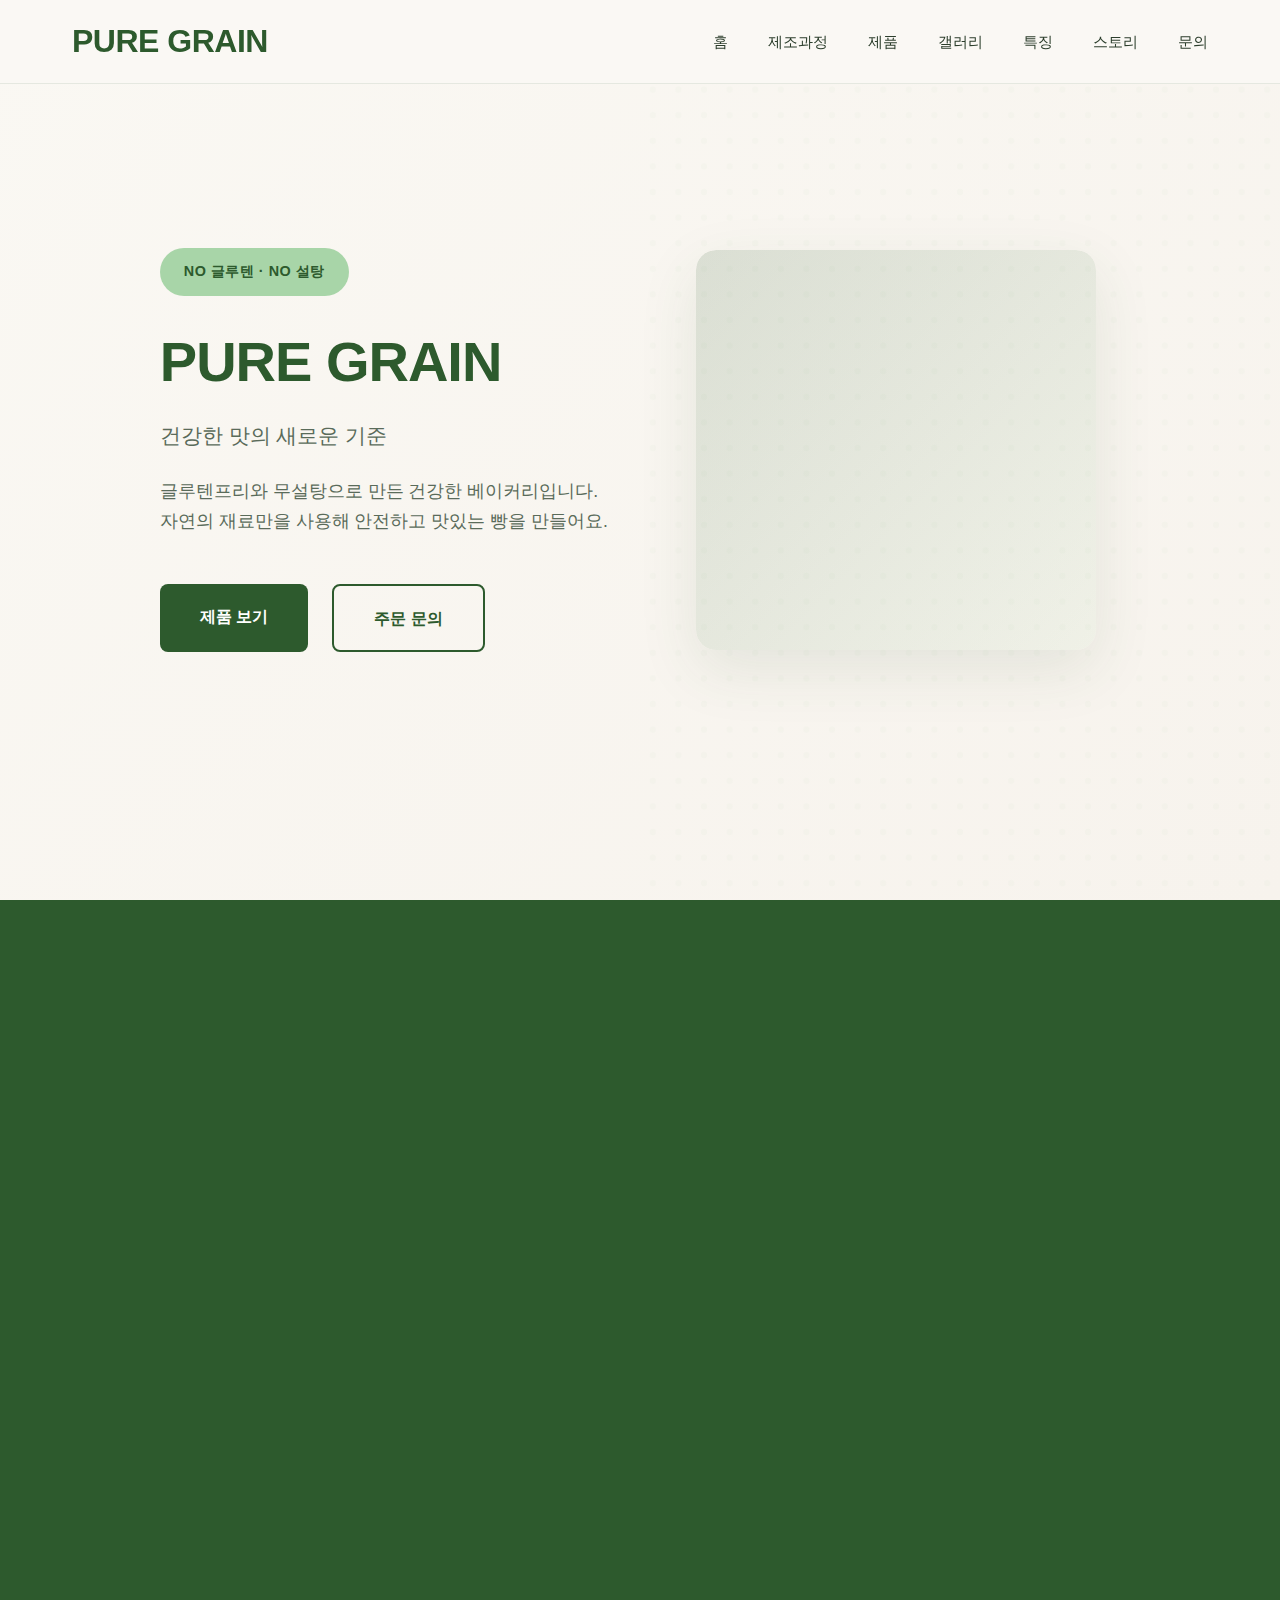
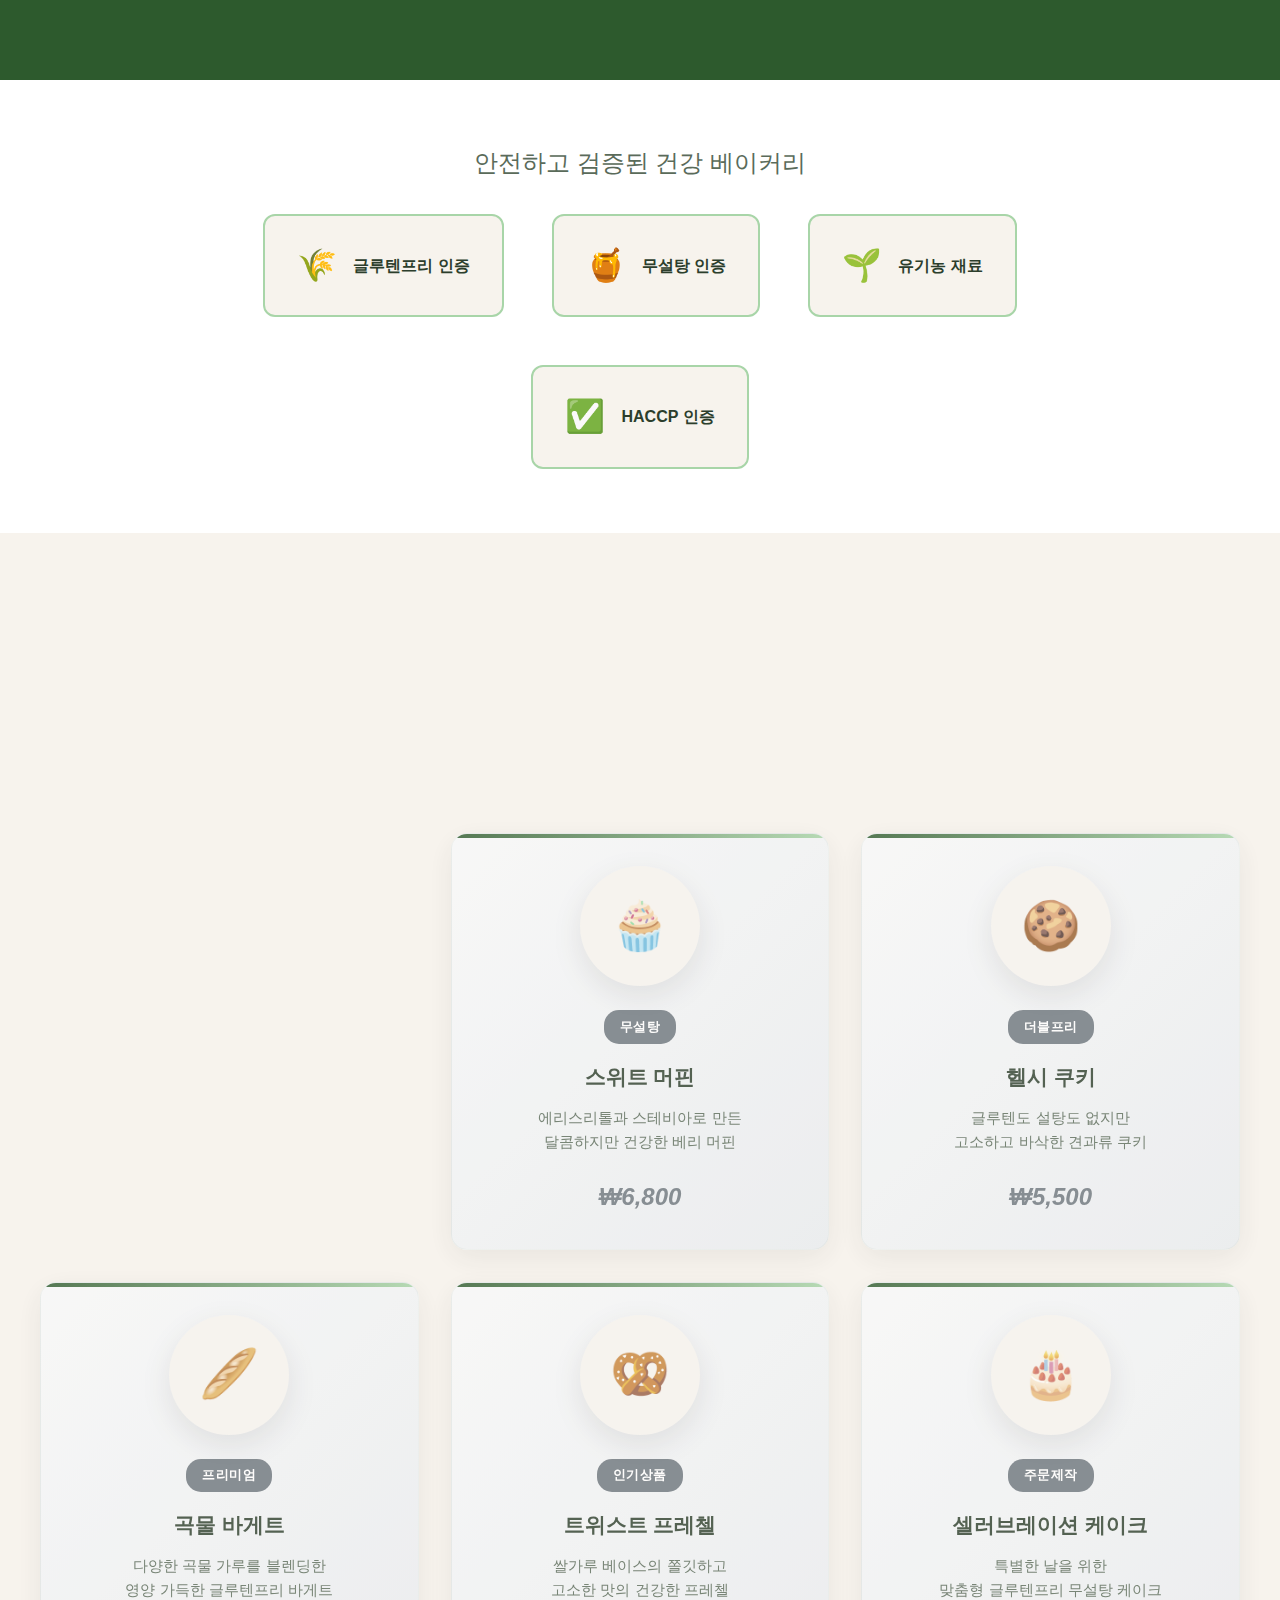
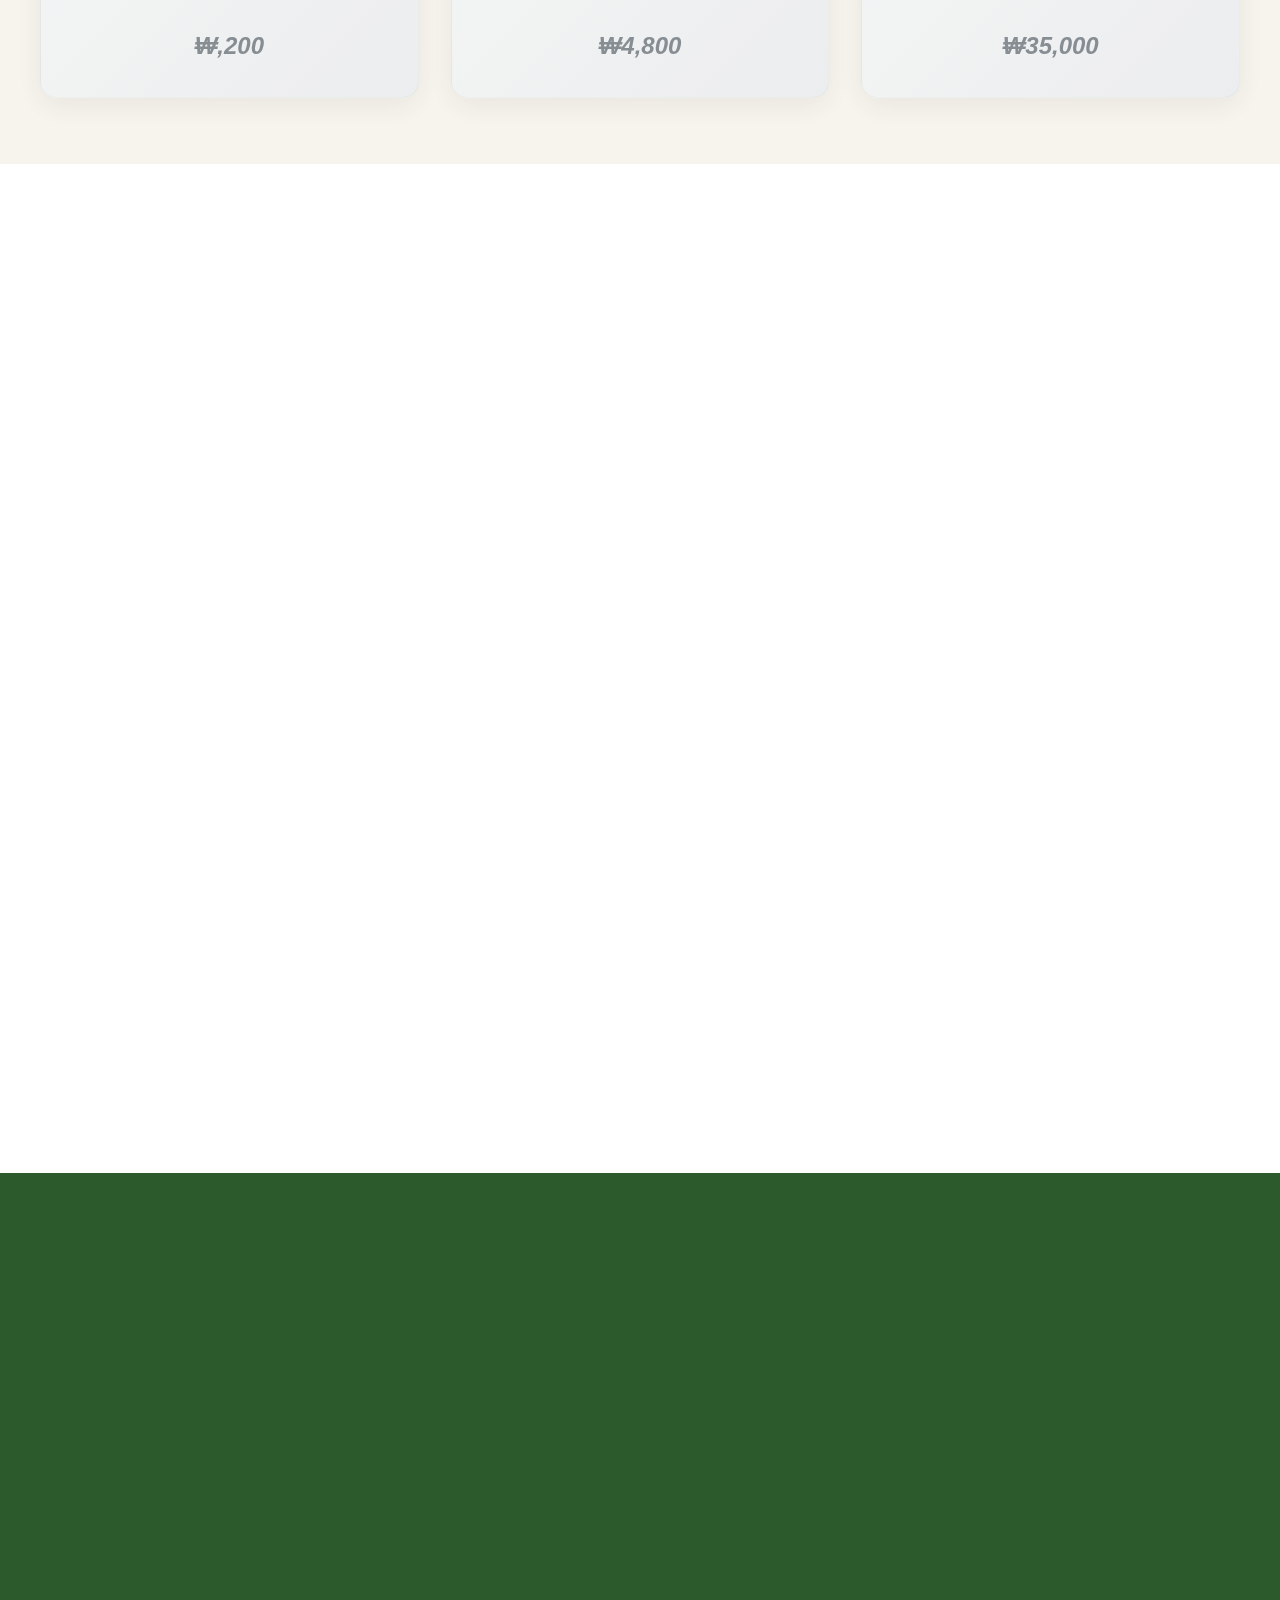
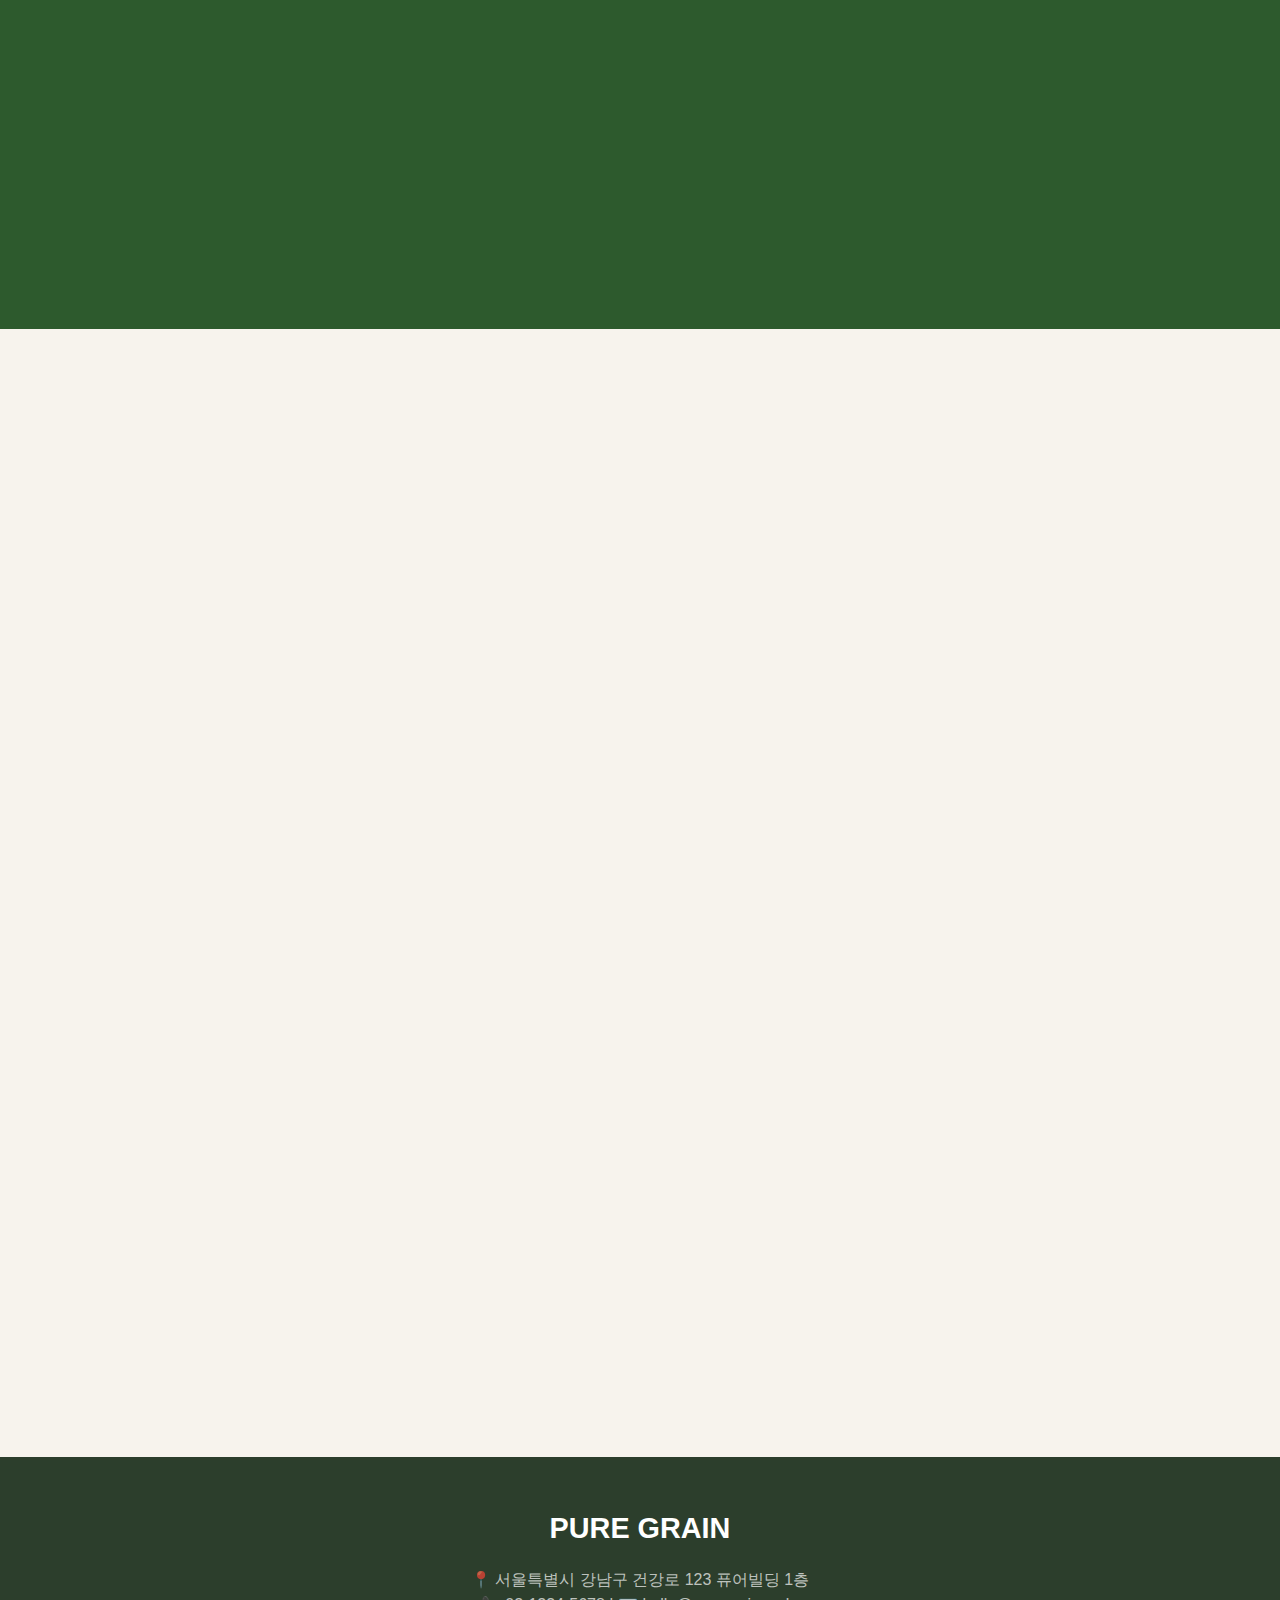
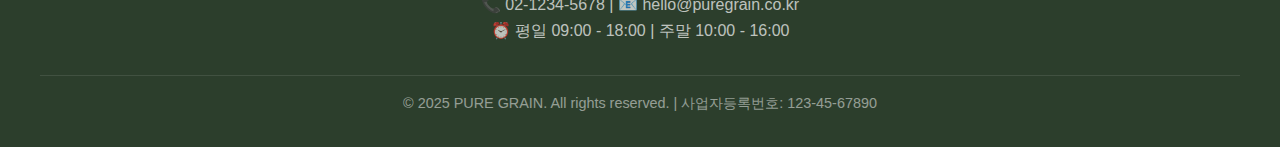
<file: vegan_bakery_site.html>
<!DOCTYPE html>
<html lang="ko">
<head>
    <meta charset="UTF-8">
    <meta name="viewport" content="width=device-width, initial-scale=1.0">
    <title>PURE GRAIN - 글루텐프리 노슈가 베이커리</title>
    <style>
        * {
            margin: 0;
            padding: 0;
            box-sizing: border-box;
        }

        :root {
            --primary-green: #2d5a2d;
            --soft-green: #6b8e6b;
            --mint-accent: #a8d5a8;
            --warm-beige: #f7f3ed;
            --cream-white: #faf8f3;
            --earth-brown: #8b7355;
            --sage-muted: #9bb09b;
            --text-dark: #2c3e2c;
            --text-light: #5a6b5a;
            --accent-orange: #d4a574;
            --soft-shadow: rgba(45, 90, 45, 0.1);
        }

        body {
            font-family: -apple-system, BlinkMacSystemFont, 'Segoe UI', Roboto, 'Helvetica Neue', Arial, 'Noto Sans', sans-serif, 'Apple Color Emoji', 'Segoe UI Emoji', 'Segoe UI Symbol', 'Noto Color Emoji';
            background: var(--cream-white);
            color: var(--text-dark);
            line-height: 1.6;
            overflow-x: hidden;
        }

        /* 공통 애니메이션 */
        @keyframes fadeInUp {
            from {
                opacity: 0;
                transform: translateY(30px);
            }
            to {
                opacity: 1;
                transform: translateY(0);
            }
        }

        @keyframes gentleFloat {
            0%, 100% { transform: translateY(0px); }
            50% { transform: translateY(-8px); }
        }

        @keyframes slideInLeft {
            from {
                opacity: 0;
                transform: translateX(-30px);
            }
            to {
                opacity: 1;
                transform: translateX(0);
            }
        }

        /* 헤더 */
        .header {
            position: fixed;
            top: 0;
            width: 100%;
            background: rgba(250, 248, 243, 0.95);
            backdrop-filter: blur(10px);
            z-index: 1000;
            padding: 1rem 0;
            border-bottom: 1px solid rgba(45, 90, 45, 0.1);
            transition: all 0.3s ease;
        }

        .nav {
            max-width: 1200px;
            margin: 0 auto;
            display: flex;
            justify-content: space-between;
            align-items: center;
            padding: 0 2rem;
        }

        .logo {
            font-size: 2rem;
            font-weight: 700;
            color: var(--primary-green);
            text-decoration: none;
            letter-spacing: -0.5px;
        }

        .nav-menu {
            display: flex;
            list-style: none;
            gap: 2.5rem;
        }

        .nav-menu a {
            text-decoration: none;
            color: var(--text-dark);
            font-weight: 500;
            font-size: 0.95rem;
            transition: all 0.3s ease;
            position: relative;
            padding: 0.5rem 0;
        }

        .nav-menu a:hover {
            color: var(--primary-green);
        }

        .nav-menu a::after {
            content: '';
            position: absolute;
            width: 0;
            height: 2px;
            bottom: 0;
            left: 0;
            background: var(--primary-green);
            transition: width 0.3s ease;
        }

        .nav-menu a:hover::after {
            width: 100%;
        }

        /* 히어로 섹션 */
        .hero {
            min-height: 100vh;
            background: linear-gradient(135deg, var(--cream-white) 0%, var(--warm-beige) 100%);
            display: flex;
            align-items: center;
            position: relative;
            overflow: hidden;
        }

        .hero::before {
            content: '';
            position: absolute;
            top: 0;
            right: 0;
            width: 50%;
            height: 100%;
            background: url('data:image/svg+xml,<svg xmlns="http://www.w3.org/2000/svg" viewBox="0 0 100 100"><defs><pattern id="grain" patternUnits="userSpaceOnUse" width="4" height="4"><circle cx="2" cy="2" r="0.5" fill="%23a8d5a8" opacity="0.1"/></pattern></defs><rect width="100" height="100" fill="url(%23grain)"/></svg>');
            opacity: 0.5;
        }

        .hero-container {
            max-width: 1200px;
            margin: 0 auto;
            padding: 0 2rem;
            display: grid;
            grid-template-columns: 1fr 1fr;
            gap: 4rem;
            align-items: center;
        }

        .hero-content {
            z-index: 2;
            animation: slideInLeft 1s ease;
        }

        .hero-badge {
            display: inline-block;
            background: var(--mint-accent);
            color: var(--primary-green);
            padding: 0.8rem 1.5rem;
            border-radius: 25px;
            font-size: 0.9rem;
            font-weight: 600;
            margin-bottom: 2rem;
            letter-spacing: 0.5px;
        }

        .hero h1 {
            font-size: 3.5rem;
            font-weight: 700;
            margin-bottom: 1.5rem;
            color: var(--primary-green);
            line-height: 1.2;
            letter-spacing: -1px;
        }

        .hero-subtitle {
            font-size: 1.3rem;
            margin-bottom: 1.5rem;
            color: var(--text-light);
            font-weight: 400;
        }

        .hero p {
            font-size: 1.1rem;
            margin-bottom: 3rem;
            color: var(--text-light);
            line-height: 1.7;
        }

        .cta-container {
            display: flex;
            gap: 1.5rem;
            flex-wrap: wrap;
        }

        .cta-button {
            background: var(--primary-green);
            color: white;
            padding: 1.2rem 2.5rem;
            border: none;
            border-radius: 8px;
            font-size: 1rem;
            font-weight: 600;
            cursor: pointer;
            transition: all 0.3s ease;
            text-decoration: none;
            display: inline-block;
        }

        .cta-button:hover {
            background: var(--soft-green);
            transform: translateY(-2px);
            box-shadow: 0 8px 25px var(--soft-shadow);
        }

        .cta-secondary {
            background: transparent;
            border: 2px solid var(--primary-green);
            color: var(--primary-green);
        }

        .cta-secondary:hover {
            background: var(--primary-green);
            color: white;
        }

        .hero-image {
            position: relative;
            display: flex;
            justify-content: center;
            align-items: center;
        }

        .hero-visual {
            width: 400px;
            height: 400px;
            background: url('https://i.imgur.com/gUpJBfC.jpg') center center/cover no-repeat;
            border-radius: 20px;
            animation: gentleFloat 3s ease-in-out infinite;
            box-shadow: 0 20px 60px var(--soft-shadow);
            position: relative;
            overflow: hidden;
        }

        .hero-visual::after {
            content: '';
            position: absolute;
            top: 0;
            left: 0;
            right: 0;
            bottom: 0;
            background: linear-gradient(135deg, rgba(45, 90, 45, 0.15), rgba(168, 213, 168, 0.1));
            border-radius: 20px;
        }

        /* 인증 섹션 */
        .certifications {
            padding: 4rem 2rem;
            background: white;
            text-align: center;
        }

        .cert-container {
            max-width: 1000px;
            margin: 0 auto;
        }

        .cert-title {
            font-size: 1.5rem;
            color: var(--text-light);
            margin-bottom: 2rem;
            font-weight: 500;
        }

        .cert-badges {
            display: flex;
            justify-content: center;
            gap: 3rem;
            flex-wrap: wrap;
        }

        .cert-badge {
            display: flex;
            align-items: center;
            gap: 1rem;
            padding: 1.5rem 2rem;
            background: var(--warm-beige);
            border-radius: 12px;
            border: 2px solid var(--mint-accent);
        }

        .cert-icon {
            font-size: 2rem;
            color: var(--primary-green);
        }

        .cert-text {
            font-weight: 600;
            color: var(--text-dark);
        }

        /* 제품 섹션 */
        .products {
            padding: 6rem 2rem;
            background: var(--warm-beige);
        }

        .container {
            max-width: 1200px;
            margin: 0 auto;
        }

        .section-header {
            text-align: center;
            margin-bottom: 4rem;
        }

        .section-title {
            font-size: 2.5rem;
            font-weight: 700;
            margin-bottom: 1rem;
            color: var(--primary-green);
        }

        .section-subtitle {
            font-size: 1.2rem;
            color: var(--text-light);
            font-weight: 400;
        }

        .product-grid {
            display: grid;
            grid-template-columns: repeat(auto-fit, minmax(300px, 1fr));
            gap: 2rem;
            margin-top: 3rem;
        }

        .product-card {
            background: white;
            border-radius: 16px;
            padding: 2rem;
            text-align: center;
            box-shadow: 0 8px 30px rgba(0,0,0,0.08);
            transition: all 0.3s ease;
            border: 1px solid rgba(45, 90, 45, 0.05);
            position: relative;
            overflow: hidden;
        }

        .product-card::before {
            content: '';
            position: absolute;
            top: 0;
            left: 0;
            right: 0;
            height: 4px;
            background: linear-gradient(90deg, var(--primary-green), var(--mint-accent));
        }

        .product-card:hover {
            transform: translateY(-8px);
            box-shadow: 0 15px 50px rgba(0,0,0,0.12);
        }

        .product-image {
            width: 120px;
            height: 120px;
            background: var(--warm-beige);
            border-radius: 50%;
            display: flex;
            align-items: center;
            justify-content: center;
            margin: 0 auto 1.5rem;
            font-size: 3rem;
            box-shadow: 0 10px 30px rgba(0,0,0,0.1);
            transition: all 0.3s ease;
        }

        .product-image:hover {
            transform: scale(1.1);
            box-shadow: 0 15px 40px rgba(0,0,0,0.15);
        }

        /* 첫 번째 제품만 실제 사진 */
        .product-card:first-child .product-image {
            background-image: url('https://i.imgur.com/DiRGSWj.jpg');
            background-size: cover;
            background-position: center;
            position: relative;
        }

        .product-card:first-child .product-image::after {
            content: '';
            position: absolute;
            top: 0;
            left: 0;
            right: 0;
            bottom: 0;
            background: linear-gradient(135deg, rgba(45, 90, 45, 0.1), rgba(168, 213, 168, 0.05));
            border-radius: 50%;
        }

        /* 첫 번째 제품에 특별 표시 */
        .product-card:first-child {
            border: 2px solid var(--sunset-orange);
            position: relative;
        }

        .product-card:first-child::after {
            content: 'NOW AVAILABLE';
            position: absolute;
            top: -10px;
            right: -10px;
            background: var(--sunset-orange);
            color: white;
            padding: 0.5rem 1rem;
            border-radius: 20px;
            font-size: 0.7rem;
            font-weight: 600;
            letter-spacing: 1px;
            z-index: 3;
        }

        .product-badge {
            display: inline-block;
            background: var(--primary-green);
            color: white;
            padding: 0.4rem 1rem;
            border-radius: 15px;
            font-size: 0.8rem;
            font-weight: 600;
            margin-bottom: 1rem;
            text-transform: uppercase;
            letter-spacing: 0.5px;
        }

        /* 개발중/예정 제품들 스타일 */
        .product-card:not(:first-child) {
            opacity: 0.8;
            background: linear-gradient(135deg, #f8f9fa, #e9ecef);
        }

        .product-card:not(:first-child) .product-badge {
            background: #6c757d;
        }

        .product-card:not(:first-child) .product-image {
            filter: grayscale(0.3);
        }

        .product-card:not(:first-child) .product-price {
            color: #6c757d;
            font-style: italic;
        }

        .product-name {
            font-size: 1.3rem;
            font-weight: 600;
            margin-bottom: 0.8rem;
            color: var(--text-dark);
        }

        .product-description {
            color: var(--text-light);
            margin-bottom: 1.5rem;
            font-size: 0.95rem;
            line-height: 1.6;
        }

        .product-price {
            font-size: 1.5rem;
            font-weight: 700;
            color: var(--primary-green);
        }

        /* 제조 과정 섹션 - 새로 추가 */
        .process {
            padding: 6rem 2rem;
            background: var(--primary-green);
            color: white;
            position: relative;
            overflow: hidden;
        }

        .process::before {
            content: '';
            position: absolute;
            top: 0;
            left: 0;
            right: 0;
            bottom: 0;
            background: url('https://i.imgur.com/68RIlOS.jpg') center center/cover no-repeat;
            opacity: 0.3;
            z-index: 1;
        }

        .process-container {
            max-width: 1200px;
            margin: 0 auto;
            display: grid;
            grid-template-columns: 1fr 1fr;
            gap: 4rem;
            align-items: center;
            position: relative;
            z-index: 2;
        }

        .process-content h2 {
            font-size: 2.5rem;
            font-weight: 700;
            margin-bottom: 2rem;
            line-height: 1.3;
        }

        .process-content p {
            font-size: 1.1rem;
            line-height: 1.7;
            margin-bottom: 1.5rem;
            opacity: 0.9;
        }

        .process-steps {
            display: flex;
            flex-direction: column;
            gap: 1.5rem;
            margin-top: 2rem;
        }

        .process-step {
            display: flex;
            align-items: center;
            gap: 1rem;
            padding: 1rem;
            background: rgba(255, 255, 255, 0.1);
            border-radius: 12px;
            backdrop-filter: blur(10px);
        }

        .step-number {
            width: 40px;
            height: 40px;
            background: var(--mint-accent);
            color: var(--primary-green);
            border-radius: 50%;
            display: flex;
            align-items: center;
            justify-content: center;
            font-weight: 700;
            flex-shrink: 0;
        }

        .step-text {
            font-size: 1rem;
            opacity: 0.9;
        }

        .process-image {
            width: 100%;
            height: 500px;
            background: url('https://i.imgur.com/68RIlOS.jpg') center center/cover no-repeat;
            border-radius: 16px;
            position: relative;
            overflow: hidden;
            box-shadow: 0 20px 60px rgba(0,0,0,0.3);
        }

        .process-image::after {
            content: '';
            position: absolute;
            top: 0;
            left: 0;
            right: 0;
            bottom: 0;
            background: linear-gradient(135deg, rgba(45, 90, 45, 0.2), rgba(45, 90, 45, 0.1));
            border-radius: 16px;
        }
        .features {
            padding: 6rem 2rem;
            background: white;
        }

        .features-grid {
            display: grid;
            grid-template-columns: repeat(auto-fit, minmax(280px, 1fr));
            gap: 3rem;
            margin-top: 4rem;
        }

        .feature-item {
            text-align: center;
            padding: 2.5rem 2rem;
            border-radius: 16px;
            background: var(--warm-beige);
            transition: all 0.3s ease;
        }

        .feature-item:hover {
            transform: translateY(-5px);
            box-shadow: 0 10px 30px var(--soft-shadow);
        }

        .feature-icon {
            width: 80px;
            height: 80px;
            background: var(--primary-green);
            border-radius: 50%;
            display: flex;
            align-items: center;
            justify-content: center;
            margin: 0 auto 1.5rem;
            font-size: 2rem;
            color: white;
        }

        .feature-title {
            font-size: 1.3rem;
            font-weight: 600;
            margin-bottom: 1rem;
            color: var(--text-dark);
        }

        .feature-description {
            color: var(--text-light);
            line-height: 1.6;
        }

        /* 스토리 섹션 */
        .story {
            padding: 6rem 2rem;
            background: var(--primary-green);
            color: white;
        }

        .story-container {
            max-width: 1000px;
            margin: 0 auto;
            display: grid;
            grid-template-columns: 1fr 1fr;
            gap: 4rem;
            align-items: center;
        }

        .story-content h2 {
            font-size: 2.5rem;
            font-weight: 700;
            margin-bottom: 2rem;
            line-height: 1.3;
        }

        .story-content p {
            font-size: 1.1rem;
            line-height: 1.7;
            margin-bottom: 1.5rem;
            opacity: 0.9;
        }

        .story-stats {
            display: grid;
            grid-template-columns: repeat(2, 1fr);
            gap: 2rem;
            margin-top: 2rem;
        }

        .stat-item {
            text-align: center;
        }

        .stat-number {
            font-size: 2.5rem;
            font-weight: 700;
            display: block;
            color: var(--mint-accent);
        }

        .stat-label {
            font-size: 0.9rem;
            opacity: 0.8;
            margin-top: 0.5rem;
        }

        .story-image {
            width: 100%;
            height: 400px;
            background: url('https://i.imgur.com/68RIlOS.jpg') center center/cover no-repeat;
            border-radius: 16px;
            position: relative;
            overflow: hidden;
            box-shadow: 0 15px 40px rgba(0,0,0,0.2);
        }

        .story-image::after {
            content: '';
            position: absolute;
            top: 0;
            left: 0;
            right: 0;
            bottom: 0;
            background: linear-gradient(135deg, rgba(45, 90, 45, 0.3), rgba(45, 90, 45, 0.1));
            border-radius: 16px;
        }

        /* 연락처 섹션 */
        .contact {
            padding: 6rem 2rem;
            background: var(--warm-beige);
        }

        .contact-container {
            max-width: 800px;
            margin: 0 auto;
        }

        .contact-form {
            background: white;
            padding: 3rem;
            border-radius: 16px;
            box-shadow: 0 10px 40px rgba(0,0,0,0.08);
            margin-top: 3rem;
        }

        .form-group {
            margin-bottom: 2rem;
        }

        .form-group label {
            display: block;
            margin-bottom: 0.8rem;
            font-weight: 600;
            color: var(--text-dark);
        }

        .form-group input,
        .form-group textarea {
            width: 100%;
            padding: 1.2rem;
            border: 2px solid #e5e5e5;
            border-radius: 8px;
            font-size: 1rem;
            transition: all 0.3s ease;
            font-family: inherit;
        }

        .form-group input:focus,
        .form-group textarea:focus {
            outline: none;
            border-color: var(--primary-green);
            box-shadow: 0 0 0 3px rgba(45, 90, 45, 0.1);
        }

        .submit-btn {
            background: var(--primary-green);
            color: white;
            padding: 1.2rem 3rem;
            border: none;
            border-radius: 8px;
            font-size: 1.1rem;
            font-weight: 600;
            cursor: pointer;
            transition: all 0.3s ease;
            width: 100%;
        }

        .submit-btn:hover {
            background: var(--soft-green);
            transform: translateY(-2px);
        }

        /* 푸터 */
        .footer {
            background: var(--text-dark);
            color: white;
            padding: 3rem 2rem 2rem;
            text-align: center;
        }

        .footer-content {
            max-width: 1200px;
            margin: 0 auto;
        }

        .footer-logo {
            font-size: 1.8rem;
            font-weight: 700;
            margin-bottom: 1rem;
        }

        .footer-info {
            color: rgba(255, 255, 255, 0.7);
            margin-bottom: 1rem;
        }

        .footer-bottom {
            border-top: 1px solid rgba(255, 255, 255, 0.1);
            padding-top: 1rem;
            margin-top: 2rem;
            color: rgba(255, 255, 255, 0.5);
            font-size: 0.9rem;
        }

        /* 반응형 디자인 */
        @media (max-width: 768px) {
            .hero-container {
                grid-template-columns: 1fr;
                text-align: center;
            }

            .hero h1 {
                font-size: 2.5rem;
            }

            .hero-visual {
                width: 300px;
                height: 300px;
            }

            .nav-menu {
                display: none;
            }

            .story-container {
                grid-template-columns: 1fr;
                text-align: center;
            }

            .process-container {
                grid-template-columns: 1fr;
                text-align: center;
            }

            .cert-badges {
                flex-direction: column;
                align-items: center;
            }

            .story-stats {
                grid-template-columns: repeat(2, 1fr);
                gap: 1rem;
            }
        }

        /* 스크롤 애니메이션 */
        .fade-in {
            opacity: 0;
            transform: translateY(30px);
            transition: all 0.6s ease;
        }

        .fade-in.visible {
            opacity: 1;
            transform: translateY(0);
        }
    </style>
</head>
<body>
    <!-- 헤더 -->
    <header class="header">
        <nav class="nav">
            <a href="#home" class="logo">PURE GRAIN</a>
            <ul class="nav-menu">
                <li><a href="#home">홈</a></li>
                <li><a href="#process">제조과정</a></li>
                <li><a href="#products">제품</a></li>
                <li><a href="#gallery">갤러리</a></li>
                <li><a href="#features">특징</a></li>
                <li><a href="#story">스토리</a></li>
                <li><a href="#contact">문의</a></li>
            </ul>
        </nav>
    </header>

    <!-- 히어로 섹션 -->
    <section id="home" class="hero">
        <div class="hero-container">
            <div class="hero-content">
                <div class="hero-badge">NO 글루텐 · NO 설탕</div>
                <h1>PURE GRAIN</h1>
                <div class="hero-subtitle">건강한 맛의 새로운 기준</div>
                <p>글루텐프리와 무설탕으로 만든 건강한 베이커리입니다.<br>
                자연의 재료만을 사용해 안전하고 맛있는 빵을 만들어요.</p>
                <div class="cta-container">
                    <a href="#products" class="cta-button">제품 보기</a>
                    <a href="#contact" class="cta-button cta-secondary">주문 문의</a>
                </div>
            </div>
            <div class="hero-image">
                <div class="hero-visual"></div>
            </div>
        </div>
    </section>

    <!-- 제조 과정 섹션 - 새로 추가 -->
    <section class="process">
        <div class="process-container">
            <div class="process-content fade-in">
                <h2>정성스러운<br>수제 제조 과정</h2>
                <p>매일 새벽, 신선한 재료로 시작되는 우리만의 특별한 제조 과정을 소개합니다.</p>
                
                <div class="process-steps">
                    <div class="process-step">
                        <div class="step-number">1</div>
                        <div class="step-text">엄선된 글루텐프리 재료 준비</div>
                    </div>
                    <div class="process-step">
                        <div class="step-number">2</div>
                        <div class="step-text">천연 감미료로 반죽 제조</div>
                    </div>
                    <div class="process-step">
                        <div class="step-number">3</div>
                        <div class="step-text">정확한 온도와 시간으로 굽기</div>
                    </div>
                    <div class="process-step">
                        <div class="step-number">4</div>
                        <div class="step-text">품질 검사 후 포장 완료</div>
                    </div>
                </div>
            </div>
            <div class="process-image fade-in"></div>
        </div>
    </section>

    <!-- 인증 섹션 -->
    <section class="certifications">
        <div class="cert-container">
            <h2 class="cert-title">안전하고 검증된 건강 베이커리</h2>
            <div class="cert-badges">
                <div class="cert-badge">
                    <div class="cert-icon">🌾</div>
                    <div class="cert-text">글루텐프리 인증</div>
                </div>
                <div class="cert-badge">
                    <div class="cert-icon">🍯</div>
                    <div class="cert-text">무설탕 인증</div>
                </div>
                <div class="cert-badge">
                    <div class="cert-icon">🌱</div>
                    <div class="cert-text">유기농 재료</div>
                </div>
                <div class="cert-badge">
                    <div class="cert-icon">✅</div>
                    <div class="cert-text">HACCP 인증</div>
                </div>
            </div>
        </div>
    </section>

    <!-- 제품 섹션 -->
    <section id="products" class="products">
        <div class="container">
            <div class="section-header fade-in">
                <h2 class="section-title">건강한 베이커리</h2>
                <p class="section-subtitle">매일 신선하게 만드는 글루텐프리 · 무설탕 제품들</p>
            </div>
            
            <div class="product-grid">
                <div class="product-card fade-in">
                    <div class="product-image">🍞</div>
                    <div class="product-badge">글루텐프리</div>
                    <h3 class="product-name">퓨어 식빵</h3>
                    <p class="product-description">아몬드 가루와 쌀가루로 만든<br>부드럽고 촉촉한 글루텐프리 식빵</p>
                    <div class="product-price">₩8,500</div>
                </div>
                
                <div class="product-card fade-in">
                    <div class="product-image">🧁</div>
                    <div class="product-badge">무설탕</div>
                    <h3 class="product-name">스위트 머핀</h3>
                    <p class="product-description">에리스리톨과 스테비아로 만든<br>달콤하지만 건강한 베리 머핀</p>
                    <div class="product-price">₩6,800</div>
                </div>
                
                <div class="product-card fade-in">
                    <div class="product-image">🍪</div>
                    <div class="product-badge">더블프리</div>
                    <h3 class="product-name">헬시 쿠키</h3>
                    <p class="product-description">글루텐도 설탕도 없지만<br>고소하고 바삭한 견과류 쿠키</p>
                    <div class="product-price">₩5,500</div>
                </div>
                
                <div class="product-card fade-in">
                    <div class="product-image">🥖</div>
                    <div class="product-badge">프리미엄</div>
                    <h3 class="product-name">곡물 바게트</h3>
                    <p class="product-description">다양한 곡물 가루를 블렌딩한<br>영양 가득한 글루텐프리 바게트</p>
                    <div class="product-price">₹,200</div>
                </div>
                
                <div class="product-card fade-in">
                    <div class="product-image">🥨</div>
                    <div class="product-badge">인기상품</div>
                    <h3 class="product-name">트위스트 프레첼</h3>
                    <p class="product-description">쌀가루 베이스의 쫄깃하고<br>고소한 맛의 건강한 프레첼</p>
                    <div class="product-price">₩4,800</div>
                </div>
                
                <div class="product-card fade-in">
                    <div class="product-image">🎂</div>
                    <div class="product-badge">주문제작</div>
                    <h3 class="product-name">셀러브레이션 케이크</h3>
                    <p class="product-description">특별한 날을 위한<br>맞춤형 글루텐프리 무설탕 케이크</p>
                    <div class="product-price">₩35,000</div>
                </div>
            </div>
        </div>
    </section>

    <!-- 특징 섹션 -->
    <section id="features" class="features">
        <div class="container">
            <div class="section-header fade-in">
                <h2 class="section-title">PURE GRAIN만의 특별함</h2>
                <p class="section-subtitle">건강과 맛, 두 마리 토끼를 모두 잡은 베이커리</p>
            </div>
            
            <div class="features-grid">
                <div class="feature-item fade-in">
                    <div class="feature-icon">🌾</div>
                    <h3 class="feature-title">100% 글루텐프리</h3>
                    <p class="feature-description">밀가루 대신 아몬드가루, 쌀가루, 코코넛가루 등 안전한 대체 재료만 사용합니다.</p>
                </div>
                
                <div class="feature-item fade-in">
                    <div class="feature-icon">🍯</div>
                    <h3 class="feature-title">천연 감미료</h3>
                    <p class="feature-description">설탕 대신 에리스리톨, 스테비아, 알룰로스 등 천연 감미료로 건강하게 달콤함을 만듭니다.</p>
                </div>
                
                <div class="feature-item fade-in">
                    <div class="feature-icon">🌱</div>
                    <h3 class="feature-title">유기농 재료</h3>
                    <p class="feature-description">엄선된 유기농 재료만을 사용하여 더욱 안전하고 영양가 높은 빵을 만듭니다.</p>
                </div>
                
                <div class="feature-item fade-in">
                    <div class="feature-icon">❤️</div>
                    <h3 class="feature-title">매일 신선제조</h3>
                    <p class="feature-description">주문 즉시 신선하게 구워 최상의 맛과 품질을 보장합니다.</p>
                </div>
            </div>
        </div>
    </section>

    <!-- 스토리 섹션 -->
    <section id="story" class="story">
        <div class="story-container">
            <div class="story-content fade-in">
                <h2>건강한 빵을 향한<br>진심 어린 여정</h2>
                <p>글루텐 알레르기를 가진 가족을 위해 시작된 작은 베이커리가 이제는 많은 사람들의 건강한 식탁을 책임지고 있습니다.</p>
                <p>순수한 재료만을 고집하며, 맛과 건강 모두를 만족시키는 베이커리를 만들어가고 있습니다.</p>
                
                <div class="story-stats">
                    <div class="stat-item">
                        <span class="stat-number">100%</span>
                        <div class="stat-label">글루텐프리 인증</div>
                    </div>
                    <div class="stat-item">
                        <span class="stat-number">0g</span>
                        <div class="stat-label">설탕 사용량</div>
                    </div>
                    <div class="stat-item">
                        <span class="stat-number">5000+</span>
                        <div class="stat-label">만족한 고객</div>
                    </div>
                    <div class="stat-item">
                        <span class="stat-number">3년</span>
                        <div class="stat-label">무사고 운영</div>
                    </div>
                </div>
            </div>
            <div class="story-image fade-in">
                🏪
            </div>
        </div>
    </section>

    <!-- 연락처 섹션 -->
    <section id="contact" class="contact">
        <div class="contact-container">
            <div class="section-header fade-in">
                <h2 class="section-title">문의하기</h2>
                <p class="section-subtitle">건강한 빵에 대한 궁금한 점이나 주문 문의를 남겨주세요</p>
            </div>
            
            <form class="contact-form fade-in">
                <div class="form-group">
                    <label for="name">이름</label>
                    <input type="text" id="name" name="name" placeholder="이름을 입력해주세요" required>
                </div>
                
                <div class="form-group">
                    <label for="email">이메일</label>
                    <input type="email" id="email" name="email" placeholder="이메일을 입력해주세요" required>
                </div>
                
                <div class="form-group">
                    <label for="phone">연락처</label>
                    <input type="tel" id="phone" name="phone" placeholder="연락처를 입력해주세요">
                </div>
                
                <div class="form-group">
                    <label for="message">문의 내용</label>
                    <textarea id="message" name="message" rows="5" placeholder="문의하실 내용을 자세히 적어주세요" required></textarea>
                </div>
                
                <button type="submit" class="submit-btn">문의 보내기</button>
            </form>
        </div>
    </section>

    <!-- 푸터 -->
    <footer class="footer">
        <div class="footer-content">
            <div class="footer-logo">PURE GRAIN</div>
            <div class="footer-info">
                <p>📍 서울특별시 강남구 건강로 123 퓨어빌딩 1층</p>
                <p>📞 02-1234-5678 | 📧 hello@puregrain.co.kr</p>
                <p>⏰ 평일 09:00 - 18:00 | 주말 10:00 - 16:00</p>
            </div>
            <div class="footer-bottom">
                <p>&copy; 2025 PURE GRAIN. All rights reserved. | 사업자등록번호: 123-45-67890</p>
            </div>
        </div>
    </footer>

    <script>
        // 스크롤 애니메이션
        const observerOptions = {
            threshold: 0.1,
            rootMargin: '0px 0px -50px 0px'
        };

        const observer = new IntersectionObserver((entries) => {
            entries.forEach(entry => {
                if (entry.isIntersecting) {
                    entry.target.classList.add('visible');
                }
            });
        }, observerOptions);

        // 애니메이션 대상 요소들 관찰
        document.querySelectorAll('.fade-in').forEach(el => {
            observer.observe(el);
        });

        // 헤더 스크롤 효과
        window.addEventListener('scroll', () => {
            const header = document.querySelector('.header');
            if (window.scrollY > 100) {
                header.style.background = 'rgba(250, 248, 243, 0.98)';
                header.style.boxShadow = '0 2px 20px rgba(0,0,0,0.1)';
            } else {
                header.style.background = 'rgba(250, 248, 243, 0.95)';
                header.style.boxShadow = 'none';
            }
        });

        // 부드러운 스크롤
        document.querySelectorAll('a[href^="#"]').forEach(anchor => {
            anchor.addEventListener('click', function (e) {
                e.preventDefault();
                const target = document.querySelector(this.getAttribute('href'));
                if (target) {
                    const headerHeight = document.querySelector('.header').offsetHeight;
                    const targetPosition = target.offsetTop - headerHeight;
                    
                    window.scrollTo({
                        top: targetPosition,
                        behavior: 'smooth'
                    });
                }
            });
        });

        // 제품 카드 호버 효과 (호버 기능 제거하고 단순화)
        const productCards = document.querySelectorAll('.product-card');
        productCards.forEach(card => {
            card.addEventListener('mouseenter', () => {
                card.style.transform = 'translateY(-12px) scale(1.02)';
            });
            
            card.addEventListener('mouseleave', () => {
                card.style.transform = 'translateY(0) scale(1)';
            });
        });

        // 갤러리 아이템 클릭 효과
        const galleryItems = document.querySelectorAll('.gallery-item');
        galleryItems.forEach((item, index) => {
            item.addEventListener('click', () => {
                // 클릭 시 확대 효과
                item.style.transform = 'scale(1.05)';
                setTimeout(() => {
                    item.style.transform = 'scale(1)';
                }, 200);
                
                // 클릭 시 간단한 알림 (실제로는 모달이나 상세페이지로 연결)
                const overlay = item.querySelector('.gallery-overlay h3');
                const productName = overlay ? overlay.textContent : `갤러리 아이템 ${index + 1}`;
                alert(`${productName}에 대한 더 자세한 정보를 보여드릴게요!`);
            });
        });

        // 폼 제출 처리
        document.querySelector('.contact-form').addEventListener('submit', (e) => {
            e.preventDefault();
            
            const submitBtn = document.querySelector('.submit-btn');
            const originalText = submitBtn.textContent;
            
            // 로딩 상태
            submitBtn.textContent = '전송 중...';
            submitBtn.style.background = '#6b8e6b';
            submitBtn.disabled = true;
            
            // 성공 시뮬레이션
            setTimeout(() => {
                submitBtn.textContent = '전송 완료! ✓';
                submitBtn.style.background = '#2d5a2d';
                
                // 2초 후 원래 상태로 복원
                setTimeout(() => {
                    submitBtn.textContent = originalText;
                    submitBtn.style.background = '';
                    submitBtn.disabled = false;
                    
                    // 폼 초기화
                    document.querySelector('.contact-form').reset();
                    
                    // 성공 메시지
                    alert('문의가 성공적으로 전송되었습니다. 빠른 시일 내에 답변드리겠습니다.');
                }, 2000);
            }, 1500);
        });

        // 제품 가격에 원화 포맷 적용
        document.querySelectorAll('.product-price').forEach(price => {
            const text = price.textContent;
            if (text.includes('₹')) {
                price.textContent = text.replace('₹', '₩');
            }
        });

        // 통계 숫자 카운트업 애니메이션
        function animateNumbers() {
            const stats = document.querySelectorAll('.stat-number');
            
            stats.forEach(stat => {
                const target = stat.textContent;
                const isPercentage = target.includes('%');
                const isWeight = target.includes('g');
                const isPlus = target.includes('+');
                const isYear = target.includes('년');
                
                let finalNumber;
                if (isPercentage) {
                    finalNumber = parseInt(target);
                } else if (isWeight) {
                    finalNumber = 0;
                } else if (isPlus) {
                    finalNumber = parseInt(target);
                } else if (isYear) {
                    finalNumber = parseInt(target);
                } else {
                    finalNumber = parseInt(target);
                }
                
                let current = 0;
                const increment = finalNumber / 50;
                const timer = setInterval(() => {
                    current += increment;
                    if (current >= finalNumber) {
                        current = finalNumber;
                        clearInterval(timer);
                    }
                    
                    let displayValue = Math.floor(current);
                    if (isPercentage) {
                        stat.textContent = displayValue + '%';
                    } else if (isWeight) {
                        stat.textContent = '0g';
                    } else if (isPlus) {
                        stat.textContent = displayValue + '+';
                    } else if (isYear) {
                        stat.textContent = displayValue + '년';
                    } else {
                        stat.textContent = displayValue;
                    }
                }, 50);
            });
        }

        // 스토리 섹션이 보일 때 숫자 애니메이션 실행
        const storySection = document.querySelector('.story');
        let animationTriggered = false;

        const storyObserver = new IntersectionObserver((entries) => {
            entries.forEach(entry => {
                if (entry.isIntersecting && !animationTriggered) {
                    animateNumbers();
                    animationTriggered = true;
                }
            });
        }, { threshold: 0.5 });

        storyObserver.observe(storySection);
    </script>
</body>
</html>
</file>
<file: style.css>
/* ==============================================
   PURE GRAIN 베이커리 스타일시트
   글루텐프리 노슈가 베이커리 웹사이트
   ============================================== */

/* 기본 설정 및 CSS 변수 정의 */
* {
    margin: 0;
    padding: 0;
    box-sizing: border-box;
}

:root {
    --primary-green: #2d5a2d;
    --soft-green: #6b8e6b;
    --mint-accent: #a8d5a8;
    --warm-beige: #f7f3ed;
    --cream-white: #faf8f3;
    --earth-brown: #8b7355;
    --sage-muted: #9bb09b;
    --text-dark: #2c3e2c;
    --text-light: #5a6b5a;
    --accent-orange: #d4a574;
    --soft-shadow: rgba(45, 90, 45, 0.1);
}

body {
    font-family: -apple-system, BlinkMacSystemFont, 'Segoe UI', Roboto, 'Helvetica Neue', Arial, 'Noto Sans', sans-serif, 'Apple Color Emoji', 'Segoe UI Emoji', 'Segoe UI Symbol', 'Noto Color Emoji';
    background: var(--cream-white);
    color: var(--text-dark);
    line-height: 1.6;
    overflow-x: hidden;
}

/* 공통 애니메이션 정의 */
@keyframes fadeInUp {
    from {
        opacity: 0;
        transform: translateY(30px);
    }
    to {
        opacity: 1;
        transform: translateY(0);
    }
}

@keyframes gentleFloat {
    0%, 100% { transform: translateY(0px); }
    50% { transform: translateY(-8px); }
}

@keyframes slideInLeft {
    from {
        opacity: 0;
        transform: translateX(-30px);
    }
    to {
        opacity: 1;
        transform: translateX(0);
    }
}

/* 헤더 및 네비게이션 */
.header {
    position: fixed;
    top: 0;
    width: 100%;
    background: rgba(250, 248, 243, 0.95);
    backdrop-filter: blur(10px);
    z-index: 1000;
    padding: 1rem 0;
    border-bottom: 1px solid rgba(45, 90, 45, 0.1);
    transition: all 0.3s ease;
}

.nav {
    max-width: 1200px;
    margin: 0 auto;
    display: flex;
    justify-content: space-between;
    align-items: center;
    padding: 0 2rem;
}

.logo {
    font-size: 2rem;
    font-weight: 700;
    color: var(--primary-green);
    text-decoration: none;
    letter-spacing: -0.5px;
}

.nav-menu {
    display: flex;
    list-style: none;
    gap: 2.5rem;
}

.nav-menu a {
    text-decoration: none;
    color: var(--text-dark);
    font-weight: 500;
    font-size: 0.95rem;
    transition: all 0.3s ease;
    position: relative;
    padding: 0.5rem 0;
}

.nav-menu a:hover {
    color: var(--primary-green);
}

.nav-menu a::after {
    content: '';
    position: absolute;
    width: 0;
    height: 2px;
    bottom: 0;
    left: 0;
    background: var(--primary-green);
    transition: width 0.3s ease;
}

.nav-menu a:hover::after {
    width: 100%;
}

/* 히어로 섹션 */
.hero {
    min-height: 100vh;
    background: linear-gradient(135deg, var(--cream-white) 0%, var(--warm-beige) 100%);
    display: flex;
    align-items: center;
    position: relative;
    overflow: hidden;
}

.hero::before {
    content: '';
    position: absolute;
    top: 0;
    right: 0;
    width: 50%;
    height: 100%;
    background: url('data:image/svg+xml,<svg xmlns="http://www.w3.org/2000/svg" viewBox="0 0 100 100"><defs><pattern id="grain" patternUnits="userSpaceOnUse" width="4" height="4"><circle cx="2" cy="2" r="0.5" fill="%23a8d5a8" opacity="0.1"/></pattern></defs><rect width="100" height="100" fill="url(%23grain)"/></svg>');
    opacity: 0.5;
}

.hero-container {
    max-width: 1200px;
    margin: 0 auto;
    padding: 0 2rem;
    display: grid;
    grid-template-columns: 1fr 1fr;
    gap: 4rem;
    align-items: center;
}

.hero-content {
    z-index: 2;
    animation: slideInLeft 1s ease;
}

.hero-badge {
    display: inline-block;
    background: var(--mint-accent);
    color: var(--primary-green);
    padding: 0.8rem 1.5rem;
    border-radius: 25px;
    font-size: 0.9rem;
    font-weight: 600;
    margin-bottom: 2rem;
    letter-spacing: 0.5px;
}

.hero h1 {
    font-size: 3.5rem;
    font-weight: 700;
    margin-bottom: 1.5rem;
    color: var(--primary-green);
    line-height: 1.2;
    letter-spacing: -1px;
}

.hero-subtitle {
    font-size: 1.3rem;
    margin-bottom: 1.5rem;
    color: var(--text-light);
    font-weight: 400;
}

.hero p {
    font-size: 1.1rem;
    margin-bottom: 3rem;
    color: var(--text-light);
    line-height: 1.7;
}

.cta-container {
    display: flex;
    gap: 1.5rem;
    flex-wrap: wrap;
}

.cta-button {
    background: var(--primary-green);
    color: white;
    padding: 1.2rem 2.5rem;
    border: none;
    border-radius: 8px;
    font-size: 1rem;
    font-weight: 600;
    cursor: pointer;
    transition: all 0.3s ease;
    text-decoration: none;
    display: inline-block;
}

.cta-button:hover {
    background: var(--soft-green);
    transform: translateY(-2px);
    box-shadow: 0 8px 25px var(--soft-shadow);
}

.cta-secondary {
    background: transparent;
    border: 2px solid var(--primary-green);
    color: var(--primary-green);
}

.cta-secondary:hover {
    background: var(--primary-green);
    color: white;
}

.hero-image {
    position: relative;
    display: flex;
    justify-content: center;
    align-items: center;
}

.hero-visual {
    width: 400px;
    height: 400px;
    background-image: url('https://i.imgur.com/gUpJBfC.jpg');
    background-size: cover;
    background-position: center;
    border-radius: 20px;
    animation: gentleFloat 3s ease-in-out infinite;
    box-shadow: 0 20px 60px var(--soft-shadow);
    position: relative;
    overflow: hidden;
}

.hero-visual::after {
    content: '';
    position: absolute;
    top: 0;
    left: 0;
    right: 0;
    bottom: 0;
    background: linear-gradient(135deg, rgba(45, 90, 45, 0.15), rgba(168, 213, 168, 0.1));
    border-radius: 20px;
}

/* 인증 섹션 */
.certifications {
    padding: 4rem 2rem;
    background: white;
    text-align: center;
}

.cert-container {
    max-width: 1000px;
    margin: 0 auto;
}

.cert-title {
    font-size: 1.5rem;
    color: var(--text-light);
    margin-bottom: 2rem;
    font-weight: 500;
}

.cert-badges {
    display: flex;
    justify-content: center;
    gap: 3rem;
    flex-wrap: wrap;
}

.cert-badge {
    display: flex;
    align-items: center;
    gap: 1rem;
    padding: 1.5rem 2rem;
    background: var(--warm-beige);
    border-radius: 12px;
    border: 2px solid var(--mint-accent);
}

.cert-icon {
    font-size: 2rem;
    color: var(--primary-green);
}

.cert-text {
    font-weight: 600;
    color: var(--text-dark);
}

/* 제조 과정 섹션 */
.process {
    padding: 6rem 2rem;
    background: var(--primary-green);
    color: white;
    position: relative;
    overflow: hidden;
}

.process::before {
    content: '';
    position: absolute;
    top: 0;
    left: 0;
    right: 0;
    bottom: 0;
    background-image: url('https://i.imgur.com/68RIlOS.jpg');
    background-size: cover;
    background-position: center;
    opacity: 0.3;
    z-index: 1;
}

.process-container {
    max-width: 1200px;
    margin: 0 auto;
    display: grid;
    grid-template-columns: 1fr 1fr;
    gap: 4rem;
    align-items: center;
    position: relative;
    z-index: 2;
}

.process-content h2 {
    font-size: 2.5rem;
    font-weight: 700;
    margin-bottom: 2rem;
    line-height: 1.3;
}

.process-content p {
    font-size: 1.1rem;
    line-height: 1.7;
    margin-bottom: 1.5rem;
    opacity: 0.9;
}

.process-steps {
    display: flex;
    flex-direction: column;
    gap: 1.5rem;
    margin-top: 2rem;
}

.process-step {
    display: flex;
    align-items: center;
    gap: 1rem;
    padding: 1rem;
    background: rgba(255, 255, 255, 0.1);
    border-radius: 12px;
    backdrop-filter: blur(10px);
}

.step-number {
    width: 40px;
    height: 40px;
    background: var(--mint-accent);
    color: var(--primary-green);
    border-radius: 50%;
    display: flex;
    align-items: center;
    justify-content: center;
    font-weight: 700;
    flex-shrink: 0;
}

.step-text {
    font-size: 1rem;
    opacity: 0.9;
}

.process-image {
    width: 100%;
    height: 500px;
    background-image: url('https://i.imgur.com/68RIlOS.jpg');
    background-size: cover;
    background-position: center;
    border-radius: 16px;
    position: relative;
    overflow: hidden;
    box-shadow: 0 20px 60px rgba(0,0,0,0.3);
}

.process-image::after {
    content: '';
    position: absolute;
    top: 0;
    left: 0;
    right: 0;
    bottom: 0;
    background: linear-gradient(135deg, rgba(45, 90, 45, 0.2), rgba(45, 90, 45, 0.1));
    border-radius: 16px;
}

/* 제품 섹션 */
.products {
    padding: 6rem 2rem;
    background: var(--warm-beige);
}

.container {
    max-width: 1200px;
    margin: 0 auto;
}

.section-header {
    text-align: center;
    margin-bottom: 4rem;
}

.section-title {
    font-size: 2.5rem;
    font-weight: 700;
    margin-bottom: 1rem;
    color: var(--primary-green);
}

.section-subtitle {
    font-size: 1.2rem;
    color: var(--text-light);
    font-weight: 400;
}

.product-grid {
    display: grid;
    grid-template-columns: repeat(auto-fit, minmax(300px, 1fr));
    gap: 2rem;
    margin-top: 3rem;
}

.product-card {
    background: white;
    border-radius: 16px;
    padding: 2rem;
    text-align: center;
    box-shadow: 0 8px 30px rgba(0,0,0,0.08);
    transition: all 0.3s ease;
    border: 1px solid rgba(45, 90, 45, 0.05);
    position: relative;
    overflow: hidden;
}

.product-card::before {
    content: '';
    position: absolute;
    top: 0;
    left: 0;
    right: 0;
    height: 4px;
    background: linear-gradient(90deg, var(--primary-green), var(--mint-accent));
}

.product-card:hover {
    transform: translateY(-8px);
    box-shadow: 0 15px 50px rgba(0,0,0,0.12);
}

.product-image {
    width: 120px;
    height: 120px;
    background: var(--warm-beige);
    border-radius: 50%;
    display: flex;
    align-items: center;
    justify-content: center;
    margin: 0 auto 1.5rem;
    font-size: 3rem;
    box-shadow: 0 10px 30px rgba(0,0,0,0.1);
    transition: all 0.3s ease;
}

.product-image:hover {
    transform: scale(1.1);
    box-shadow: 0 15px 40px rgba(0,0,0,0.15);
}

/* 첫 번째 제품만 실제 사진 */
.product-card:first-child .product-image {
    background-image: url('https://i.imgur.com/DiRGSWj.jpg');
    background-size: cover;
    background-position: center;
    position: relative;
}

.product-card:first-child .product-image::after {
    content: '';
    position: absolute;
    top: 0;
    left: 0;
    right: 0;
    bottom: 0;
    background: linear-gradient(135deg, rgba(45, 90, 45, 0.1), rgba(168, 213, 168, 0.05));
    border-radius: 50%;
}

/* 첫 번째 제품에 특별 표시 */
.product-card:first-child {
    border: 2px solid var(--accent-orange);
    position: relative;
}

.product-card:first-child::after {
    content: 'NOW AVAILABLE';
    position: absolute;
    top: -10px;
    right: -10px;
    background: var(--accent-orange);
    color: white;
    padding: 0.5rem 1rem;
    border-radius: 20px;
    font-size: 0.7rem;
    font-weight: 600;
    letter-spacing: 1px;
    z-index: 3;
}

.product-badge {
    display: inline-block;
    background: var(--primary-green);
    color: white;
    padding: 0.4rem 1rem;
    border-radius: 15px;
    font-size: 0.8rem;
    font-weight: 600;
    margin-bottom: 1rem;
    text-transform: uppercase;
    letter-spacing: 0.5px;
}

/* 개발중/예정 제품들 스타일 */
.product-card:not(:first-child) {
    opacity: 0.8;
    background: linear-gradient(135deg, #f8f9fa, #e9ecef);
}

.product-card:not(:first-child) .product-badge {
    background: #6c757d;
}

.product-card:not(:first-child) .product-image {
    filter: grayscale(0.3);
}

.product-card:not(:first-child) .product-price {
    color: #6c757d;
    font-style: italic;
}

.product-name {
    font-size: 1.3rem;
    font-weight: 600;
    margin-bottom: 0.8rem;
    color: var(--text-dark);
}

.product-description {
    color: var(--text-light);
    margin-bottom: 1.5rem;
    font-size: 0.95rem;
    line-height: 1.6;
}

.product-price {
    font-size: 1.5rem;
    font-weight: 700;
    color: var(--primary-green);
}

/* 갤러리 섹션 */
.gallery {
    padding: 8rem 2rem;
    background: linear-gradient(135deg, var(--primary-green) 0%, var(--soft-green) 100%);
    color: white;
    position: relative;
    overflow: hidden;
}

.gallery::before {
    content: '';
    position: absolute;
    top: 0;
    left: 0;
    right: 0;
    bottom: 0;
    background: url('data:image/svg+xml,<svg xmlns="http://www.w3.org/2000/svg" viewBox="0 0 100 100"><defs><pattern id="grain" patternUnits="userSpaceOnUse" width="3" height="3"><circle cx="1.5" cy="1.5" r="0.3" fill="white" opacity="0.1"/></pattern></defs><rect width="100" height="100" fill="url(%23grain)"/></svg>');
    opacity: 0.3;
}

.gallery-container {
    max-width: 1400px;
    margin: 0 auto;
    position: relative;
    z-index: 2;
}

.gallery .section-header {
    text-align: center;
    margin-bottom: 5rem;
}

.gallery .section-title {
    color: white;
    font-size: 3.5rem;
    text-shadow: 2px 2px 4px rgba(0,0,0,0.3);
}

.gallery .section-subtitle {
    color: rgba(255, 255, 255, 0.9);
    font-size: 1.3rem;
}

.gallery-grid {
    display: grid;
    grid-template-columns: repeat(auto-fit, minmax(300px, 1fr));
    gap: 2rem;
    margin-top: 4rem;
}

.gallery-item {
    position: relative;
    height: 300px;
    border-radius: 20px;
    overflow: hidden;
    cursor: pointer;
    transition: all 0.4s ease;
    background-image: url('https://i.imgur.com/DiRGSWj.jpg');
    background-size: cover;
    background-position: center;
    box-shadow: 0 15px 40px rgba(0,0,0,0.3);
}

.gallery-item:hover {
    transform: translateY(-10px) scale(1.02);
    box-shadow: 0 25px 60px rgba(0,0,0,0.4);
}

.gallery-item::after {
    content: '';
    position: absolute;
    top: 0;
    left: 0;
    right: 0;
    bottom: 0;
    background: linear-gradient(135deg, rgba(45, 90, 45, 0.3), rgba(0,0,0,0.1));
    transition: all 0.3s ease;
}

.gallery-item:hover::after {
    background: linear-gradient(135deg, rgba(45, 90, 45, 0.1), rgba(0,0,0,0.05));
}

.gallery-overlay {
    position: absolute;
    bottom: 0;
    left: 0;
    right: 0;
    padding: 2rem;
    background: linear-gradient(transparent, rgba(0,0,0,0.8));
    color: white;
    z-index: 3;
    transform: translateY(20px);
    opacity: 0;
    transition: all 0.3s ease;
}

.gallery-item:hover .gallery-overlay {
    transform: translateY(0);
    opacity: 1;
}

.gallery-overlay h3 {
    font-size: 1.5rem;
    font-weight: 600;
    margin-bottom: 0.5rem;
}

.gallery-overlay p {
    font-size: 1rem;
    opacity: 0.9;
}

.gallery-cta {
    text-align: center;
    margin-top: 4rem;
}

.gallery-button {
    background: white;
    color: var(--primary-green);
    padding: 1.5rem 3rem;
    border: none;
    border-radius: 50px;
    font-size: 1.2rem;
    font-weight: 600;
    cursor: pointer;
    transition: all 0.3s ease;
    text-decoration: none;
    display: inline-block;
}

.gallery-button:hover {
    background: var(--mint-accent);
    transform: translateY(-3px);
    box-shadow: 0 15px 40px rgba(255, 255, 255, 0.3);
}

/* 특징 섹션 */
.features {
    padding: 6rem 2rem;
    background: white;
}

.features-grid {
    display: grid;
    grid-template-columns: repeat(auto-fit, minmax(280px, 1fr));
    gap: 3rem;
    margin-top: 4rem;
}

.feature-item {
    text-align: center;
    padding: 2.5rem 2rem;
    border-radius: 16px;
    background: var(--warm-beige);
    transition: all 0.3s ease;
}

.feature-item:hover {
    transform: translateY(-5px);
    box-shadow: 0 10px 30px var(--soft-shadow);
}

.feature-icon {
    width: 80px;
    height: 80px;
    background: var(--primary-green);
    border-radius: 50%;
    display: flex;
    align-items: center;
    justify-content: center;
    margin: 0 auto 1.5rem;
    font-size: 2rem;
    color: white;
}

.feature-title {
    font-size: 1.3rem;
    font-weight: 600;
    margin-bottom: 1rem;
    color: var(--text-dark);
}

.feature-description {
    color: var(--text-light);
    line-height: 1.6;
}

/* 스토리 섹션 */
.story {
    padding: 6rem 2rem;
    background: var(--primary-green);
    color: white;
}

.story-container {
    max-width: 1000px;
    margin: 0 auto;
    display: grid;
    grid-template-columns: 1fr 1fr;
    gap: 4rem;
    align-items: center;
}

.story-content h2 {
    font-size: 2.5rem;
    font-weight: 700;
    margin-bottom: 2rem;
    line-height: 1.3;
}

.story-content p {
    font-size: 1.1rem;
    line-height: 1.7;
    margin-bottom: 1.5rem;
    opacity: 0.9;
}

.story-stats {
    display: grid;
    grid-template-columns: repeat(2, 1fr);
    gap: 2rem;
    margin-top: 2rem;
}

.stat-item {
    text-align: center;
}

.stat-number {
    font-size: 2.5rem;
    font-weight: 700;
    display: block;
    color: var(--mint-accent);
}

.stat-label {
    font-size: 0.9rem;
    opacity: 0.8;
    margin-top: 0.5rem;
}

.story-image {
    width: 100%;
    height: 400px;
    background-image: url('https://i.imgur.com/68RIlOS.jpg');
    background-size: cover;
    background-position: center;
    border-radius: 16px;
    position: relative;
    overflow: hidden;
    box-shadow: 0 15px 40px rgba(0,0,0,0.2);
}

.story-image::after {
    content: '';
    position: absolute;
    top: 0;
    left: 0;
    right: 0;
    bottom: 0;
    background: linear-gradient(135deg, rgba(45, 90, 45, 0.3), rgba(45, 90, 45, 0.1));
    border-radius: 16px;
}

/* 연락처 섹션 */
.contact {
    padding: 6rem 2rem;
    background: var(--warm-beige);
    text-align: center;
}

.contact .section-title {
    color: var(--text-dark);
}

.contact-form {
    max-width: 600px;
    margin: 4rem auto 0;
    background: white;
    padding: 4rem;
    border-radius: 30px;
    box-shadow: 0 20px 60px rgba(0,0,0,0.1);
    border: 3px solid var(--primary-green);
}

.form-group {
    margin-bottom: 2rem;
    text-align: left;
}

.form-group label {
    display: block;
    margin-bottom: 0.8rem;
    font-weight: 600;
    color: var(--text-dark);
    text-transform: uppercase;
    letter-spacing: 1px;
    font-size: 0.9rem;
}

.form-group input,
.form-group textarea {
    width: 100%;
    padding: 1.5rem;
    border: 3px solid var(--warm-beige);
    border-radius: 20px;
    background: var(--cream-white);
    color: var(--text-dark);
    font-size: 1.1rem;
    transition: all 0.3s ease;
    font-family: inherit;
}

.form-group input:focus,
.form-group textarea:focus {
    outline: none;
    border-color: var(--primary-green);
    box-shadow: 0 0 20px rgba(45, 90, 45, 0.2);
    transform: translateY(-2px);
}

.form-group input::placeholder,
.form-group textarea::placeholder {
    color: var(--text-light);
    opacity: 0.6;
}

.submit-btn {
    background: var(--primary-green);
    color: white;
    padding: 1.5rem 3rem;
    border: none;
    border-radius: 50px;
    font-size: 1.2rem;
    font-weight: 600;
    cursor: pointer;
    transition: all 0.3s ease;
    text-transform: uppercase;
    letter-spacing: 1px;
}

.submit-btn:hover {
    background: var(--soft-green);
    transform: translateY(-3px) scale(1.05);
    box-shadow: 0 15px 40px rgba(45, 90, 45, 0.4);
}

/* 푸터 */
.footer {
    background: var(--text-dark);
    color: white;
    text-align: center;
    padding: 4rem 2rem;
}

.footer-content {
    max-width: 1200px;
    margin: 0 auto;
}

.footer-logo {
    font-size: 2.5rem;
    font-weight: 700;
    background: linear-gradient(45deg, var(--mint-accent), var(--accent-orange));
    -webkit-background-clip: text;
    -webkit-text-fill-color: transparent;
    background-clip: text;
    margin-bottom: 2rem;
    text-transform: uppercase;
}

.footer-info {
    color: rgba(255, 255, 255, 0.7);
    margin-bottom: 1rem;
}

.footer-bottom {
    border-top: 1px solid rgba(255, 255, 255, 0.1);
    padding-top: 1rem;
    margin-top: 2rem;
    color: rgba(255, 255, 255, 0.5);
    font-size: 0.9rem;
}

/* 반응형 디자인 */
@media (max-width: 768px) {
    .hero-container {
        grid-template-columns: 1fr;
        text-align: center;
    }

    .hero h1 {
        font-size: 2.5rem;
    }

    .hero-visual {
        width: 300px;
        height: 300px;
    }

    .nav-menu {
        display: none;
    }

    .story-container {
        grid-template-columns: 1fr;
        text-align: center;
    }

    .process-container {
        grid-template-columns: 1fr;
        text-align: center;
    }

    .cert-badges {
        flex-direction: column;
        align-items: center;
    }

    .story-stats {
        grid-template-columns: repeat(2, 1fr);
        gap: 1rem;
    }
}

/* 스크롤 애니메이션 */
.fade-in {
    opacity: 0;
    transform: translateY(30px);
    transition: all 0.6s ease;
}

.fade-in.visible {
    opacity: 1;
    transform: translateY(0);
}
</file>
